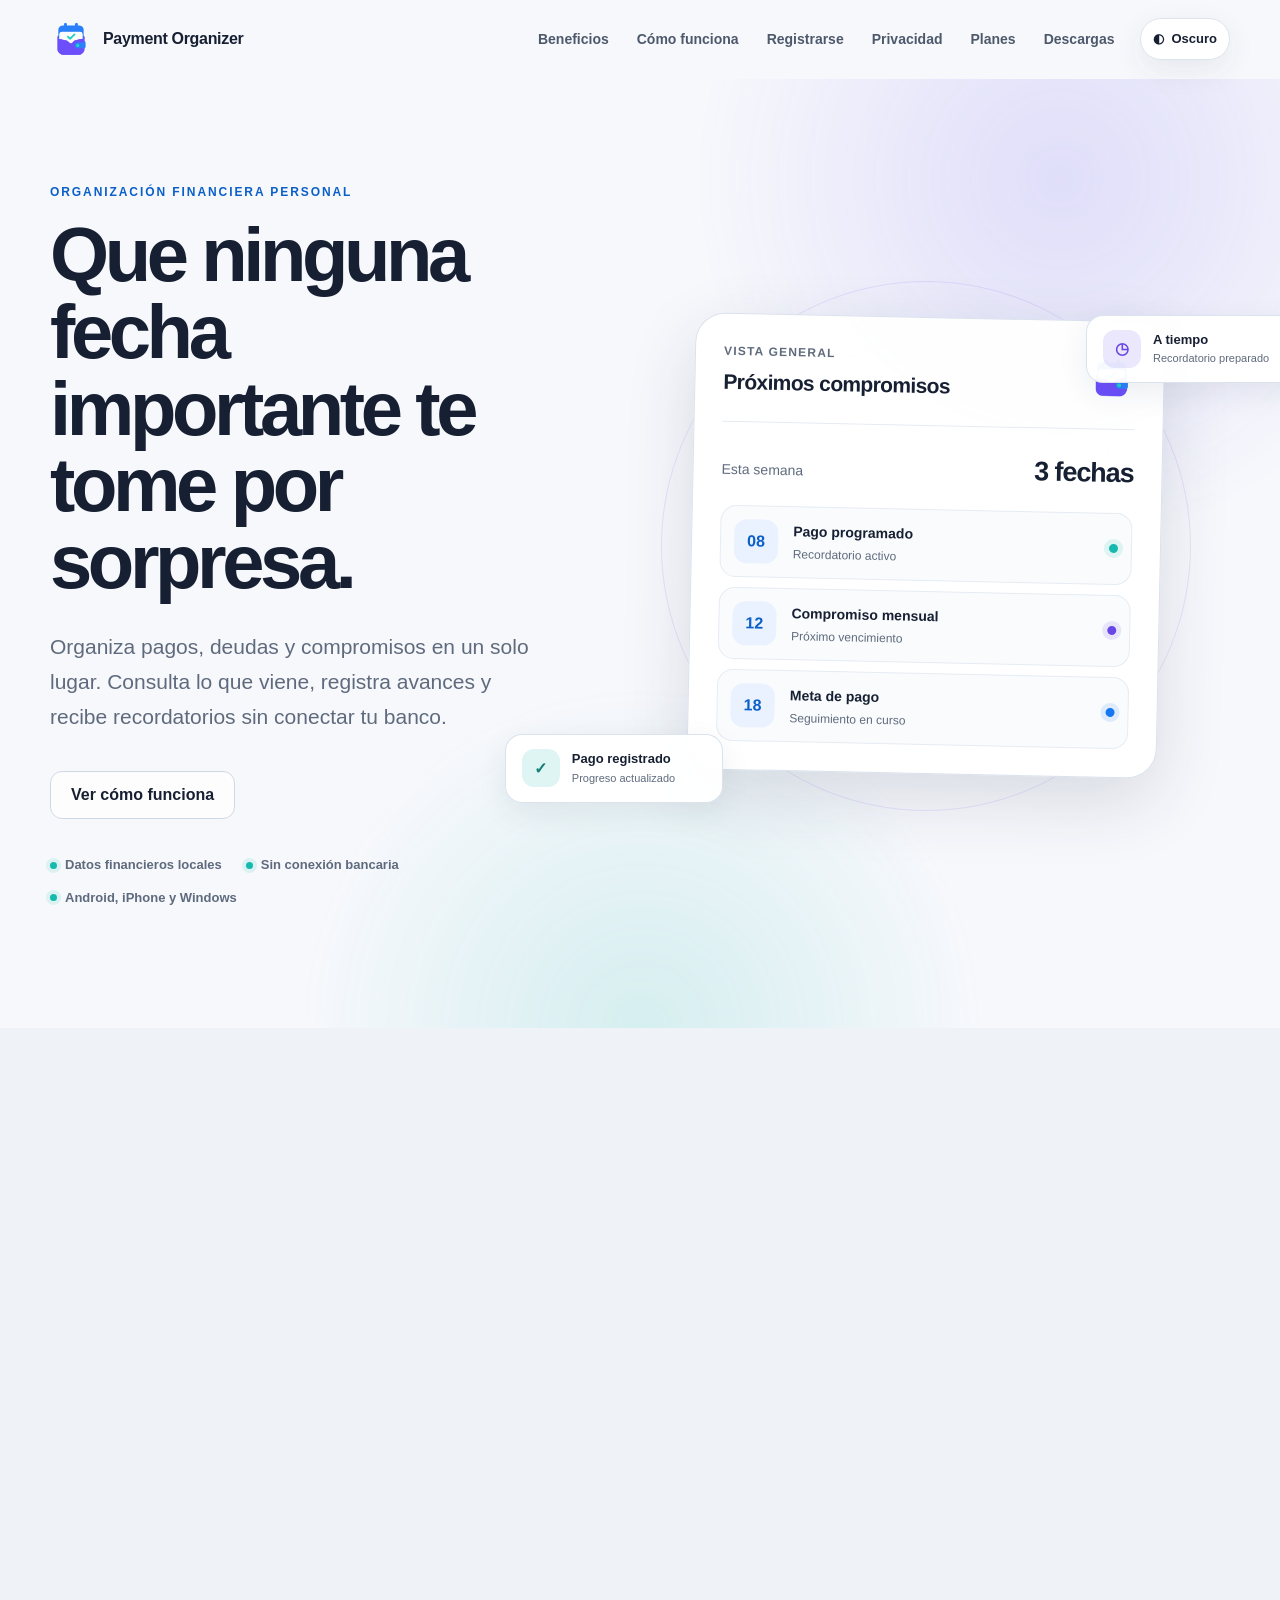
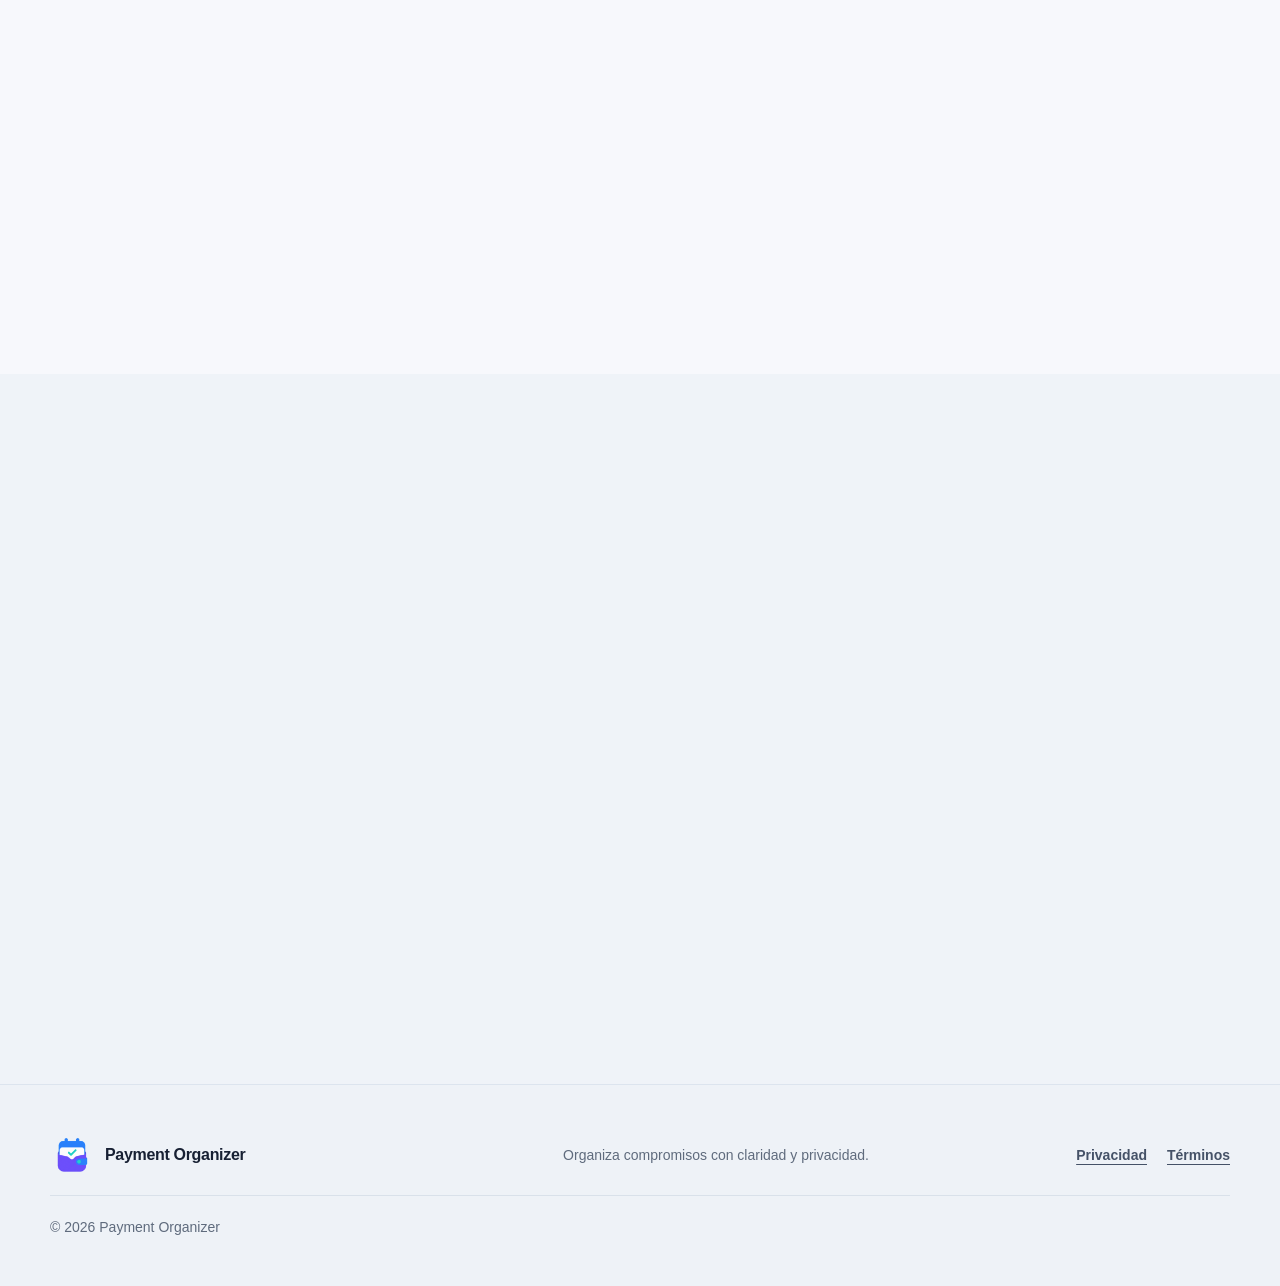
<file: index.html>
<!doctype html>
<html lang="es">
<head>
  <meta charset="utf-8">
  <meta name="viewport" content="width=device-width, initial-scale=1">
  <meta name="description" content="Payment Organizer te ayuda a organizar pagos, deudas y compromisos con recordatorios y datos guardados en tu dispositivo.">
  <meta name="theme-color" content="#f7f8fc">
  <meta http-equiv="Content-Security-Policy" content="default-src 'self'; script-src 'self'; style-src 'self'; img-src 'self' data:; connect-src 'self' https://script.google.com https://script.googleusercontent.com; object-src 'none'; base-uri 'self'; form-action 'self'">
  <title>Payment Organizer — Tus compromisos, bajo control</title>
  <link rel="icon" type="image/png" href="assets/brand/payment-organizer-logo.png">
  <link rel="stylesheet" href="styles.css?v=1.2.0">
  <script src="shared/config.js?v=1.2.0" defer></script>
  <script src="shared/api-client.js?v=1.2.0" defer></script>
  <script src="shared/helpers.js?v=1.2.0" defer></script>
  <script src="shared/validation.js?v=1.2.0" defer></script>
  <script src="app.js?v=1.2.0" defer></script>
</head>
<body>
  <a class="skip-link" href="#contenido">Saltar al contenido</a>

  <header class="site-header" data-header>
    <div class="shell header-inner">
      <a class="brand" href="#inicio" aria-label="Payment Organizer, inicio">
        <img src="assets/brand/payment-organizer-logo.png" alt="" width="42" height="42">
        <span>Payment Organizer</span>
      </a>
      <button class="menu-button" type="button" aria-expanded="false" aria-controls="site-nav" data-menu-button>
        <span class="sr-only">Abrir menú</span>
        <span></span><span></span><span></span>
      </button>
      <nav id="site-nav" class="site-nav" aria-label="Navegación principal" data-navigation>
        <a href="#beneficios">Beneficios</a>
        <a href="#como-funciona">Cómo funciona</a>
        <a href="#cuenta">Registrarse</a>
        <a href="#privacidad">Privacidad</a>
        <a href="#planes">Planes</a>
        <a href="#descargas">Descargas</a>
      </nav>
      <button class="theme-toggle" type="button" data-theme-toggle aria-label="Cambiar apariencia" aria-pressed="false"><span aria-hidden="true">◐</span><span class="theme-toggle-label">Oscuro</span></button>
      <div class="header-actions" data-access-actions hidden>
        <button class="button button-quiet" type="button" data-open-auth="login">Iniciar sesión</button>
        <button class="button button-primary button-small" type="button" data-open-auth="register">Crear cuenta</button>
      </div>
    </div>
  </header>

  <main id="contenido">
    <section id="inicio" class="hero section">
      <div class="hero-glow hero-glow-one" aria-hidden="true"></div>
      <div class="hero-glow hero-glow-two" aria-hidden="true"></div>
      <div class="shell hero-grid">
        <div class="hero-copy reveal">
          <p class="eyebrow">Organización financiera personal</p>
          <h1>Que ninguna fecha importante te tome por sorpresa.</h1>
          <p class="hero-lede">Organiza pagos, deudas y compromisos en un solo lugar. Consulta lo que viene, registra avances y recibe recordatorios sin conectar tu banco.</p>
          <div class="hero-actions">
            <button class="button button-primary" type="button" data-open-auth="register" data-access-control hidden>Crear mi cuenta</button>
            <a class="button button-secondary" href="#como-funciona">Ver cómo funciona</a>
          </div>
          <div class="trust-row" aria-label="Características principales">
            <span>Datos financieros locales</span>
            <span>Sin conexión bancaria</span>
            <span>Android, iPhone y Windows</span>
          </div>
        </div>

        <div class="product-scene reveal" aria-label="Representación de la organización de compromisos">
          <div class="scene-orbit scene-orbit-one" aria-hidden="true"></div>
          <div class="scene-orbit scene-orbit-two" aria-hidden="true"></div>
          <article class="overview-card">
            <header>
              <div>
                <p>Vista general</p>
                <h2>Próximos compromisos</h2>
              </div>
              <img src="assets/brand/payment-organizer-logo.png" alt="" width="48" height="48">
            </header>
            <div class="overview-metric">
              <span>Esta semana</span>
              <strong>3 fechas</strong>
            </div>
            <div class="schedule-list" aria-hidden="true">
              <div><span class="schedule-date">08</span><span><b>Pago programado</b><small>Recordatorio activo</small></span><i class="status-dot status-teal"></i></div>
              <div><span class="schedule-date">12</span><span><b>Compromiso mensual</b><small>Próximo vencimiento</small></span><i class="status-dot status-violet"></i></div>
              <div><span class="schedule-date">18</span><span><b>Meta de pago</b><small>Seguimiento en curso</small></span><i class="status-dot status-blue"></i></div>
            </div>
          </article>
          <aside class="floating-card floating-card-left" aria-hidden="true">
            <span class="floating-icon">✓</span>
            <span><b>Pago registrado</b><small>Progreso actualizado</small></span>
          </aside>
          <aside class="floating-card floating-card-right" aria-hidden="true">
            <span class="floating-icon floating-icon-violet">◷</span>
            <span><b>A tiempo</b><small>Recordatorio preparado</small></span>
          </aside>
        </div>
      </div>
    </section>

    <section id="beneficios" class="section section-muted">
      <div class="shell">
        <div class="section-heading reveal">
          <p class="eyebrow">Más claridad, menos ruido</p>
          <h2>Todo lo necesario para entender tus próximos pasos.</h2>
          <p>Payment Organizer convierte fechas, pagos y obligaciones en una vista sencilla que puedes revisar a tu ritmo.</p>
        </div>
        <div class="feature-grid">
          <article class="feature-card reveal">
            <span class="feature-number">01</span>
            <h3>Compromisos organizados</h3>
            <p>Registra obligaciones, fechas, frecuencia, cantidades y estado sin depender de una hoja suelta.</p>
          </article>
          <article class="feature-card reveal">
            <span class="feature-number">02</span>
            <h3>Pagos con contexto</h3>
            <p>Guarda pagos y consulta el progreso de cada obligación para saber qué está completo y qué sigue pendiente.</p>
          </article>
          <article class="feature-card reveal">
            <span class="feature-number">03</span>
            <h3>Calendario y recordatorios</h3>
            <p>Visualiza fechas próximas y activa avisos locales para anticiparte a los vencimientos importantes.</p>
          </article>
          <article class="feature-card reveal">
            <span class="feature-number">04</span>
            <h3>Resumen financiero</h3>
            <p>Consulta un panel con el estado de tus compromisos, próximos pagos y avance general.</p>
          </article>
          <article class="feature-card reveal">
            <span class="feature-number">05</span>
            <h3>Respaldo bajo tu control</h3>
            <p>Exporta y restaura un archivo de respaldo cuando lo necesites, sin sincronización financiera automática.</p>
          </article>
          <article class="feature-card feature-card-accent reveal">
            <span class="feature-number">06</span>
            <h3>Privada por diseño</h3>
            <p>Tu información financiera permanece en tu dispositivo. La cuenta web gestiona acceso y plan, no tus registros personales.</p>
          </article>
        </div>
      </div>
    </section>

    <section id="como-funciona" class="section">
      <div class="shell process-grid">
        <div class="section-heading section-heading-sticky reveal">
          <p class="eyebrow">Cómo funciona</p>
          <h2>Del pendiente a un plan claro en pocos pasos.</h2>
          <p>La aplicación acompaña el ciclo completo sin mover dinero ni conectarse a tus cuentas bancarias.</p>
        </div>
        <ol class="process-list">
          <li class="reveal"><span>1</span><div><h3>Registra tus compromisos</h3><p>Añade pagos, deudas u obligaciones con sus fechas y condiciones.</p></div></li>
          <li class="reveal"><span>2</span><div><h3>Ordénalos en el calendario</h3><p>Consulta próximos vencimientos y entiende qué requiere atención primero.</p></div></li>
          <li class="reveal"><span>3</span><div><h3>Activa recordatorios locales</h3><p>Recibe avisos en el dispositivo según la configuración de cada compromiso.</p></div></li>
          <li class="reveal"><span>4</span><div><h3>Registra cada avance</h3><p>Guarda pagos y mantén actualizado el estado real de tus obligaciones.</p></div></li>
          <li class="reveal"><span>5</span><div><h3>Consulta tu panorama</h3><p>Revisa el panel, el calendario y tu plan de pago desde un mismo lugar.</p></div></li>
        </ol>
      </div>
    </section>

    <section id="cuenta" class="section section-muted">
      <div class="shell account-panel reveal">
        <div>
          <p class="eyebrow">Tu cuenta web</p>
          <h2>Crea tu cuenta y protege el acceso con contraseña.</h2>
          <p>Verificarás tu correo al registrarte. Después podrás iniciar sesión con tu contraseña y activar, si lo deseas, una verificación adicional por correo.</p>
        </div>
        <div class="account-actions">
          <button class="button button-primary" type="button" data-open-auth="register" data-access-control hidden>Crear mi cuenta</button>
          <button class="button button-secondary" type="button" data-open-auth="login" hidden>Ya tengo una cuenta</button>
          <small>La contraseña se protege con un hash del servidor. Tus registros financieros permanecen en tu dispositivo.</small>
        </div>
      </div>
    </section>

    <section id="privacidad" class="section privacy-section">
      <div class="shell privacy-panel reveal">
        <div class="privacy-copy">
          <p class="eyebrow eyebrow-light">Privacidad real</p>
          <h2>Tus finanzas no necesitan viajar a la nube.</h2>
          <p>Payment Organizer guarda tus obligaciones, pagos, saldos, notas y recordatorios en el dispositivo. La plataforma web sólo administra tu cuenta, plan, sesiones, activaciones y soporte.</p>
          <a class="text-link text-link-light" href="privacy.html">Leer política de privacidad <span aria-hidden="true">→</span></a>
        </div>
        <div class="privacy-points">
          <div><span aria-hidden="true">⌂</span><p><strong>Información local</strong> Tus registros personales se quedan contigo.</p></div>
          <div><span aria-hidden="true">⊘</span><p><strong>Sin banco conectado</strong> No pedimos credenciales bancarias.</p></div>
          <div><span aria-hidden="true">↥</span><p><strong>Respaldo manual</strong> Tú decides cuándo y dónde guardar una copia.</p></div>
        </div>
      </div>
    </section>

    <section id="planes" class="section">
      <div class="shell">
        <div class="section-heading section-heading-center reveal">
          <p class="eyebrow">Planes claros</p>
          <h2>Empieza con lo esencial. Activa Premium cuando corresponda.</h2>
          <p>No se muestran precios ni compras. Premium se asigna de forma manual y no requiere pagos desde esta página.</p>
        </div>
        <div class="plans-grid">
          <article class="plan-card reveal">
            <header><p>Free</p><h3>Organización esencial</h3><span>Acceso local</span></header>
            <ul>
              <li>Obligaciones y pagos</li>
              <li>Calendario de compromisos</li>
              <li>Recordatorios locales</li>
              <li>Resumen mensual y seguimiento</li>
              <li>Respaldo y restauración</li>
            </ul>
          </article>
          <article class="plan-card plan-card-featured reveal">
            <header><p>Premium</p><h3>Acceso habilitado por plan</h3><span>Activación segura por dispositivo</span></header>
            <ul>
              <li>Todo lo incluido en Free</li>
              <li>Recordatorios avanzados</li>
              <li>Reportes por categoría</li>
              <li>Planificador de pagos</li>
              <li>Frecuencias de pago personalizadas</li>
              <li>Activación segura por dispositivo</li>
            </ul>
          </article>
        </div>
      </div>
    </section>

    <section class="section section-muted" data-gallery-section hidden>
      <div class="shell">
        <div class="section-heading reveal"><p class="eyebrow">Dentro de la aplicación</p><h2>Una experiencia pensada para ver lo importante primero.</h2></div>
        <div class="gallery" data-gallery aria-label="Capturas reales de Payment Organizer"></div>
      </div>
    </section>

    <section id="descargas" class="section" data-downloads-section>
      <div class="shell">
        <div class="section-heading section-heading-center reveal">
          <p class="eyebrow">Descargas oficiales</p>
          <h2>Payment Organizer en el dispositivo que utilizas.</h2>
          <p>Los botones aparecen únicamente cuando existe una versión real y su enlace ha sido habilitado.</p>
        </div>
        <div class="platform-grid">
          <article class="platform-card reveal"><span class="platform-mark" aria-hidden="true">A</span><h3>Android</h3><p data-download-status="ANDROID">La descarga se habilitará al publicarse la versión oficial.</p></article>
          <article class="platform-card reveal"><span class="platform-mark platform-mark-dark" aria-hidden="true">●</span><h3>iPhone</h3><p data-download-status="IOS">El enlace de Apple se habilitará al publicarse la versión oficial.</p></article>
          <article class="platform-card reveal"><span class="platform-mark platform-mark-blue" aria-hidden="true">▦</span><h3>Windows</h3><p data-download-status="WINDOWS">El instalador se habilitará al publicarse la versión oficial.</p></article>
        </div>
        <div class="download-actions download-actions-center" data-downloads aria-live="polite"></div>
      </div>
    </section>

    <section class="section section-muted" data-developer-section hidden>
      <div class="shell developer-card reveal">
        <img data-developer-photo alt="" width="180" height="180">
        <div><p class="eyebrow">Sobre el desarrollador</p><h2 data-developer-name></h2><p data-developer-bio></p><p data-developer-motivation hidden></p><p data-developer-mission hidden></p><div class="developer-links" data-developer-links></div></div>
      </div>
    </section>

    <section id="preguntas" class="section">
      <div class="shell faq-grid">
        <div class="section-heading reveal"><p class="eyebrow">Preguntas frecuentes</p><h2>Respuestas directas antes de empezar.</h2></div>
        <div class="faq-list">
          <details class="reveal"><summary>¿Qué hace Payment Organizer?</summary><p>Te ayuda a registrar obligaciones y pagos, organizar fechas, activar recordatorios y consultar el estado de tus compromisos desde la aplicación.</p></details>
          <details class="reveal"><summary>¿Cuál es la diferencia entre Free y Premium?</summary><p>Free conserva la organización local esencial. Premium añade recordatorios avanzados, reportes por categoría, el planificador de pagos y frecuencias personalizadas. El administrador también puede habilitar una de estas funciones individualmente, sin mover tus datos financieros a la web.</p></details>
          <details class="reveal"><summary>¿Dónde se guardan mis datos financieros?</summary><p>Obligaciones, pagos, saldos, notas y recordatorios se guardan localmente en la aplicación. No se sincronizan automáticamente con el backend.</p></details>
          <details class="reveal"><summary>¿Necesito conectar mi banco?</summary><p>No. La aplicación no solicita credenciales bancarias, no consulta cuentas y no mueve dinero.</p></details>
          <details class="reveal"><summary>¿En qué dispositivos funciona?</summary><p>El proyecto está preparado para Android, iPhone y Windows. Cada enlace aparece únicamente cuando su versión real ha sido verificada y publicada.</p></details>
          <details class="reveal"><summary>¿Cómo activo Premium?</summary><p>Cuando tu cuenta tenga Premium, genera un código temporal en el portal e introdúcelo en la sección Activar plan de la aplicación.</p></details>
          <details class="reveal"><summary>¿Qué pasa si no tengo internet?</summary><p>Tus datos básicos siguen disponibles localmente. Premium puede conservarse durante el período de gracia contado desde la última validación correcta.</p></details>
          <details class="reveal"><summary>¿Cómo recupero el acceso al portal?</summary><p>Solicita un código temporal por correo y crea una contraseña nueva. El código expira y sólo puede utilizarse una vez.</p></details>
          <details class="reveal"><summary>¿Cómo recibo actualizaciones y soporte?</summary><p>Las versiones y novedades habilitadas aparecen en el portal. También puedes usar el formulario de contacto de esta página.</p></details>
        </div>
      </div>
    </section>

    <section id="contacto" class="section section-muted">
      <div class="shell contact-grid">
        <div class="section-heading reveal">
          <p class="eyebrow">Contacto</p>
          <h2>¿Tienes una pregunta?</h2>
          <p>Envía un mensaje desde aquí. No incluyas contraseñas, códigos, información bancaria ni datos financieros personales.</p>
        </div>
        <form class="contact-form reveal" data-contact-form novalidate>
          <div class="form-row">
            <label>Nombre<input name="name" type="text" autocomplete="name" minlength="2" maxlength="100" required></label>
            <label>Correo<input name="email" type="email" autocomplete="email" maxlength="254" required></label>
          </div>
          <label>Asunto<input name="subject" type="text" minlength="3" maxlength="150" required></label>
          <label>Mensaje<textarea name="message" rows="5" minlength="10" maxlength="3000" required></textarea></label>
          <label class="honeypot" aria-hidden="true">Sitio web<input name="website" type="text" tabindex="-1" autocomplete="off"></label>
          <div class="form-footer"><p class="form-status" role="status" data-contact-status></p><button class="button button-primary" type="submit">Enviar mensaje</button></div>
        </form>
      </div>
    </section>
  </main>

  <footer class="site-footer">
    <div class="shell footer-grid">
      <div class="brand footer-brand"><img src="assets/brand/payment-organizer-logo.png" alt="" width="44" height="44"><span>Payment Organizer</span></div>
      <p>Organiza compromisos con claridad y privacidad.</p>
      <nav aria-label="Enlaces legales"><a href="privacy.html">Privacidad</a><a href="terms.html">Términos</a></nav>
      <p class="footer-copy">© <span data-year></span> Payment Organizer</p>
    </div>
  </footer>

  <dialog class="auth-dialog" data-auth-dialog aria-labelledby="auth-title">
    <button class="dialog-close" type="button" data-close-dialog aria-label="Cerrar">×</button>
    <div class="dialog-brand"><img src="assets/brand/payment-organizer-logo.png" alt="" width="48" height="48"><span>Payment Organizer</span></div>
    <div data-auth-request>
      <p class="eyebrow">Acceso seguro</p>
      <h2 id="auth-title" data-auth-title>Iniciar sesión</h2>
      <p data-auth-description>Introduce tu correo y contraseña para acceder.</p>
      <div class="auth-tabs" role="tablist" aria-label="Tipo de acceso">
        <button type="button" role="tab" aria-selected="true" data-auth-tab="login">Iniciar sesión</button>
        <button type="button" role="tab" aria-selected="false" data-auth-tab="register">Crear cuenta</button>
      </div>
      <form data-login-form novalidate>
        <label>Correo<input name="email" type="email" autocomplete="email" maxlength="254" required></label>
        <label>Contraseña<input name="password" type="password" autocomplete="current-password" minlength="10" maxlength="128" required></label>
        <button class="button button-primary button-full" type="submit">Iniciar sesión</button>
        <button class="button button-quiet button-full" type="button" data-start-reset>Olvidé mi contraseña</button>
      </form>
      <form data-register-form novalidate hidden>
        <label>Nombre<input name="name" type="text" autocomplete="name" minlength="2" maxlength="100" required></label>
        <label>Correo<input name="email" type="email" autocomplete="email" maxlength="254" required></label>
        <label>Contraseña<input name="password" type="password" autocomplete="new-password" minlength="10" maxlength="128" required aria-describedby="password-help"></label>
        <label>Confirmar contraseña<input name="passwordConfirm" type="password" autocomplete="new-password" minlength="10" maxlength="128" required></label>
        <small id="password-help" class="field-help">Usa entre 10 y 128 caracteres, con letras y números.</small>
        <label class="check-field"><input name="termsAccepted" type="checkbox" required><span>Acepto los <a href="terms.html">términos de uso</a>.</span></label>
        <label class="check-field"><input name="privacyAccepted" type="checkbox" required><span>Acepto la <a href="privacy.html">política de privacidad</a>.</span></label>
        <button class="button button-primary button-full" type="submit">Verificar correo</button>
      </form>
      <form data-reset-form novalidate hidden>
        <label>Correo de tu cuenta<input name="email" type="email" autocomplete="email" maxlength="254" required></label>
        <button class="button button-primary button-full" type="submit">Enviar código de recuperación</button>
        <button class="button button-quiet button-full" type="button" data-reset-cancel>Volver al inicio de sesión</button>
      </form>
    </div>
    <div data-auth-confirm hidden>
      <p class="eyebrow">Revisa tu correo</p>
      <h2 data-code-title>Introduce tu código</h2>
      <p data-code-description>El código tiene seis dígitos, vence en diez minutos y sólo puede utilizarse una vez.</p>
      <form data-code-form novalidate>
        <label>Código de seguridad<input class="code-input" name="code" type="text" inputmode="numeric" autocomplete="one-time-code" pattern="[0-9]{6}" maxlength="6" required></label>
        <div data-reset-password-fields hidden>
          <label>Nueva contraseña<input name="password" type="password" autocomplete="new-password" minlength="10" maxlength="128"></label>
          <label>Confirmar contraseña<input name="passwordConfirm" type="password" autocomplete="new-password" minlength="10" maxlength="128"></label>
          <small class="field-help">Usa entre 10 y 128 caracteres, con letras y números.</small>
        </div>
        <button class="button button-primary button-full" type="submit">Confirmar y continuar</button>
        <button class="button button-quiet button-full" type="button" data-auth-back>Volver</button>
      </form>
    </div>
    <p class="form-status dialog-status" role="status" data-auth-status></p>
  </dialog>

  <noscript><div class="noscript">Necesitas activar JavaScript para acceder al portal y al formulario de contacto.</div></noscript>
</body>
</html>
</file>
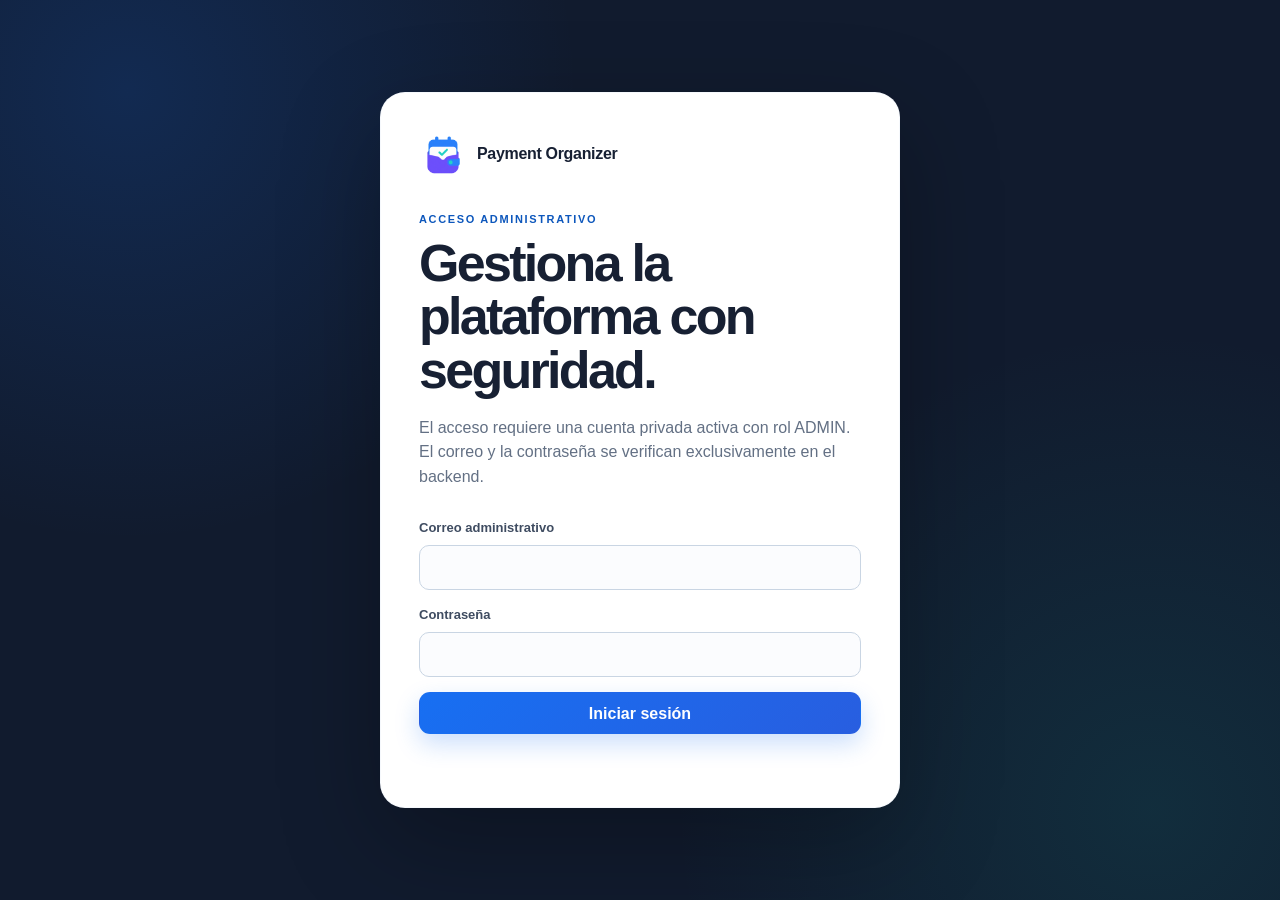
<file: admin/index.html>
<!doctype html>
<html lang="es">
<head>
  <meta charset="utf-8">
  <meta name="viewport" content="width=device-width, initial-scale=1">
  <meta name="robots" content="noindex,nofollow">
  <meta name="referrer" content="no-referrer">
  <meta name="theme-color" content="#101827">
  <meta http-equiv="Content-Security-Policy" content="default-src 'self'; script-src 'self'; style-src 'self'; img-src 'self' data:; connect-src 'self' https://script.google.com https://script.googleusercontent.com; object-src 'none'; base-uri 'self'; form-action 'self'">
  <title>Administración — Payment Organizer</title>
  <link rel="icon" type="image/png" href="../assets/brand/payment-organizer-logo.png">
  <link rel="stylesheet" href="./admin.css?v=1.2.0">
  <script src="../shared/config.js?v=1.2.0" defer></script>
  <script src="../shared/api-client.js?v=1.2.0" defer></script>
  <script src="./admin-config.js?v=1.2.0" defer></script>
  <script src="./admin-api.js?v=1.2.0" defer></script>
  <script src="./admin.js?v=1.2.0" defer></script>
</head>
<body>
  <a class="skip-link" href="#admin-content">Saltar al contenido</a>

  <main class="login-screen" data-login-screen>
    <section class="login-card" aria-labelledby="login-title">
      <div class="brand"><img src="../assets/brand/payment-organizer-logo.png" alt="" width="48" height="48"><span>Payment Organizer</span></div>
      <p class="eyebrow">Acceso administrativo</p>
      <h1 id="login-title">Gestiona la plataforma con seguridad.</h1>
      <p class="login-copy">El acceso requiere una cuenta privada activa con rol ADMIN. El correo y la contraseña se verifican exclusivamente en el backend.</p>

      <form data-admin-login-form novalidate>
        <label>Correo administrativo<input name="email" type="email" autocomplete="username" maxlength="254" required></label>
        <label>Contraseña<input name="password" type="password" autocomplete="current-password" minlength="8" maxlength="200" required></label>
        <button class="button button-primary button-full" type="submit">Iniciar sesión</button>
      </form>
      <p class="status" role="status" data-login-status></p>
    </section>
  </main>

  <div class="admin-shell" data-admin-shell hidden>
    <aside class="sidebar">
      <div class="brand sidebar-brand"><img src="../assets/brand/payment-organizer-logo.png" alt="" width="42" height="42"><span>Payment Organizer</span></div>
      <p class="sidebar-label">Administración</p>
      <nav class="admin-nav" aria-label="Secciones administrativas">
        <button class="nav-item is-active" type="button" data-section="dashboard"><span aria-hidden="true">⌂</span>Resumen</button>
        <button class="nav-item" type="button" data-section="users"><span aria-hidden="true">◎</span>Usuarios</button>
        <button class="nav-item" type="button" data-section="versions"><span aria-hidden="true">⇧</span>Versiones</button>
        <button class="nav-item" type="button" data-section="announcements"><span aria-hidden="true">◈</span>Anuncios</button>
        <button class="nav-item" type="button" data-section="settings"><span aria-hidden="true">⚙</span>Configuración</button>
        <button class="nav-item" type="button" data-section="audit"><span aria-hidden="true">≡</span>Auditoría</button>
        <button class="nav-item" type="button" data-section="errors"><span aria-hidden="true">!</span>Errores</button>
        <button class="nav-item" type="button" data-section="contact"><span aria-hidden="true">✉</span>Contacto</button>
      </nav>
      <div class="sidebar-footer">
        <p data-admin-identity></p>
        <button class="button button-sidebar" type="button" data-admin-logout>Cerrar sesión</button>
      </div>
    </aside>

    <header class="mobile-header">
      <button class="mobile-menu" type="button" data-sidebar-toggle aria-expanded="false" aria-label="Abrir navegación">☰</button>
      <div class="brand"><img src="../assets/brand/payment-organizer-logo.png" alt="" width="36" height="36"><span>Administración</span></div>
      <button class="button button-quiet" type="button" data-admin-logout>Salir</button>
    </header>

    <main id="admin-content" class="admin-content">
      <header class="content-header">
        <div><p class="eyebrow" data-section-eyebrow>Plataforma</p><h1 data-section-title>Resumen</h1><p data-section-description>Estado general y actividad reciente.</p></div>
        <button class="button button-secondary" type="button" data-refresh>Actualizar</button>
      </header>
      <p class="status global-status" role="status" data-global-status></p>
      <div class="content-loading" data-content-loading hidden><span></span><p>Cargando información…</p></div>
      <div data-section-content></div>
    </main>
  </div>

  <dialog class="modal" data-user-dialog aria-labelledby="user-dialog-title">
    <button class="modal-close" type="button" data-close-user aria-label="Cerrar">×</button>
    <div data-user-detail></div>
  </dialog>

  <dialog class="modal modal-small" data-action-dialog aria-labelledby="action-title">
    <button class="modal-close" type="button" data-cancel-action aria-label="Cerrar">×</button>
    <p class="eyebrow">Confirmación requerida</p>
    <h2 id="action-title" data-action-title></h2>
    <p data-action-message></p>
    <form data-action-form>
      <label data-action-value-wrap hidden><span data-action-value-label>Valor</span><select name="value"></select></label>
      <label data-action-note-wrap hidden><span data-action-note-label>Nota</span><textarea name="note" rows="4" maxlength="2000"></textarea></label>
      <label>Motivo<input name="reason" type="text" maxlength="500"></label>
      <div class="modal-actions"><button class="button button-primary" type="submit" data-action-confirm>Confirmar</button><button class="button button-quiet" type="button" data-cancel-action>Cancelar</button></div>
      <p class="status" role="status" data-action-status></p>
    </form>
  </dialog>
</body>
</html>
</file>
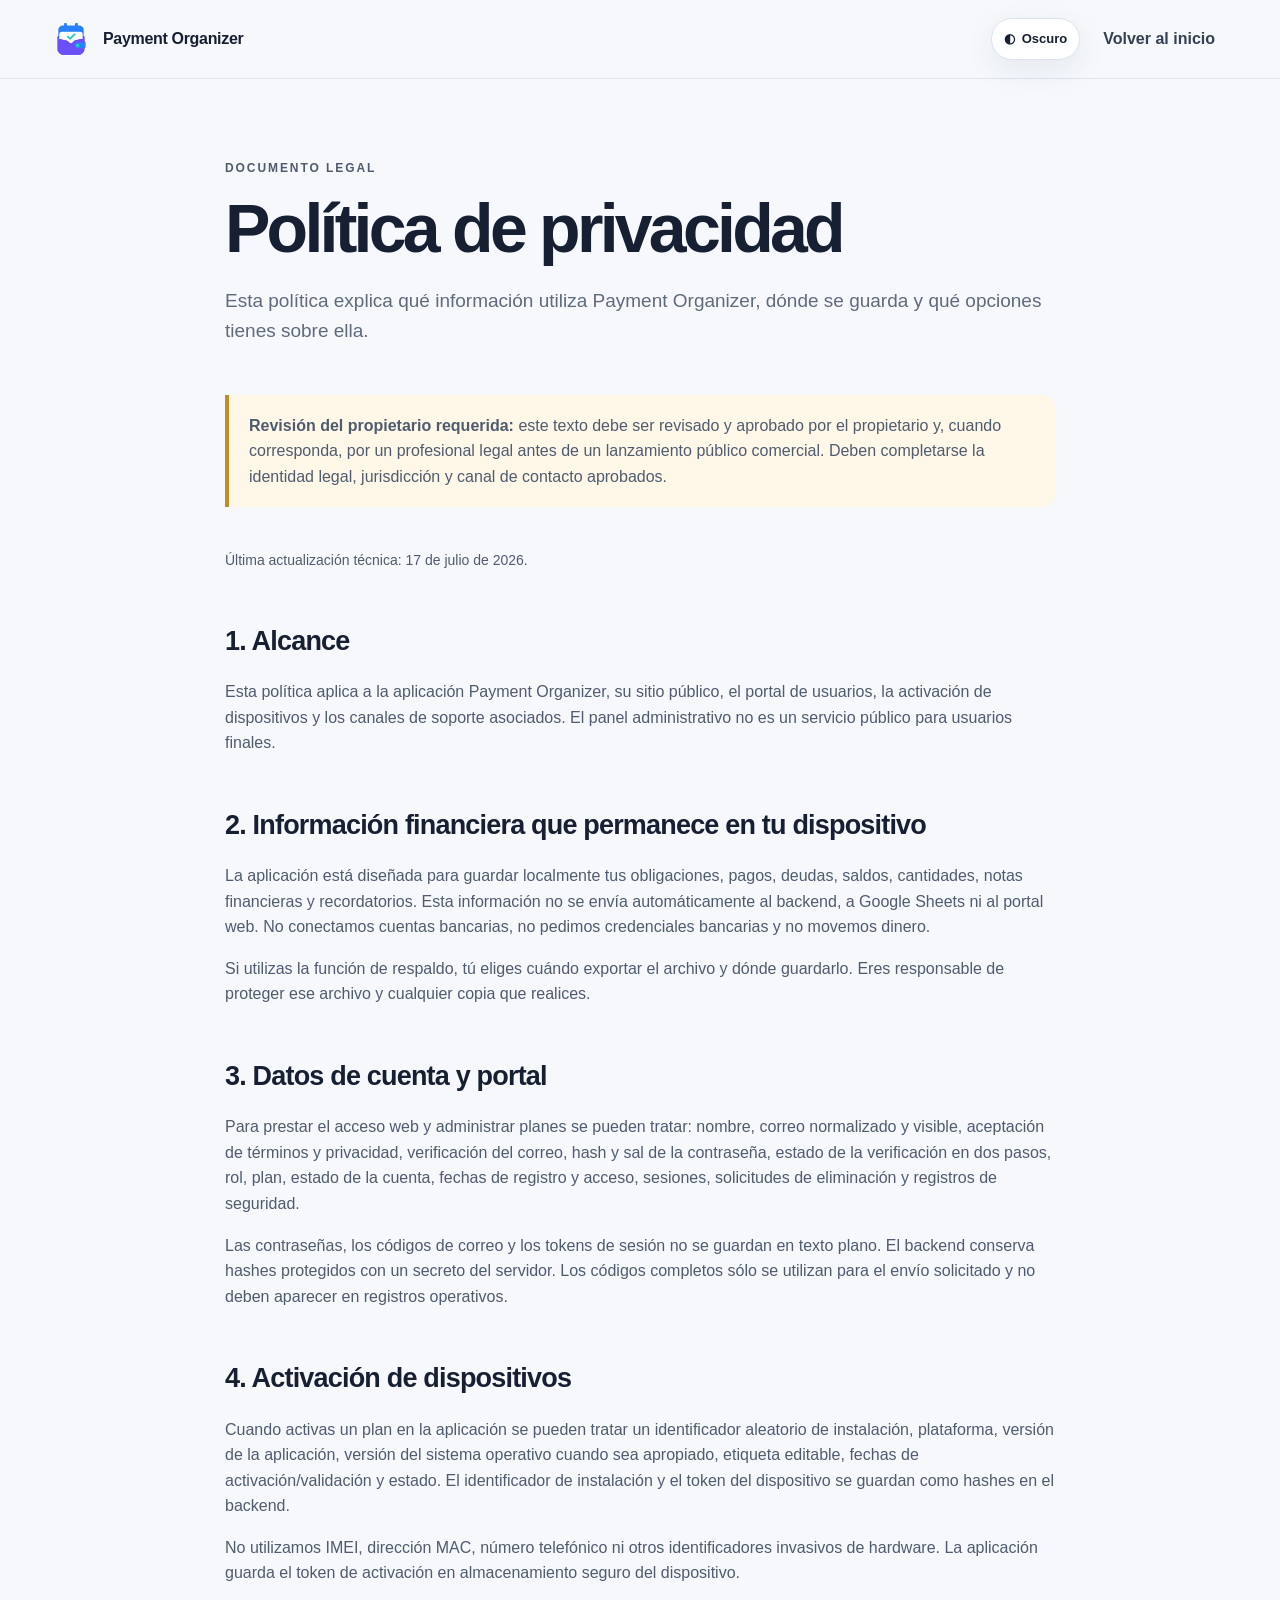
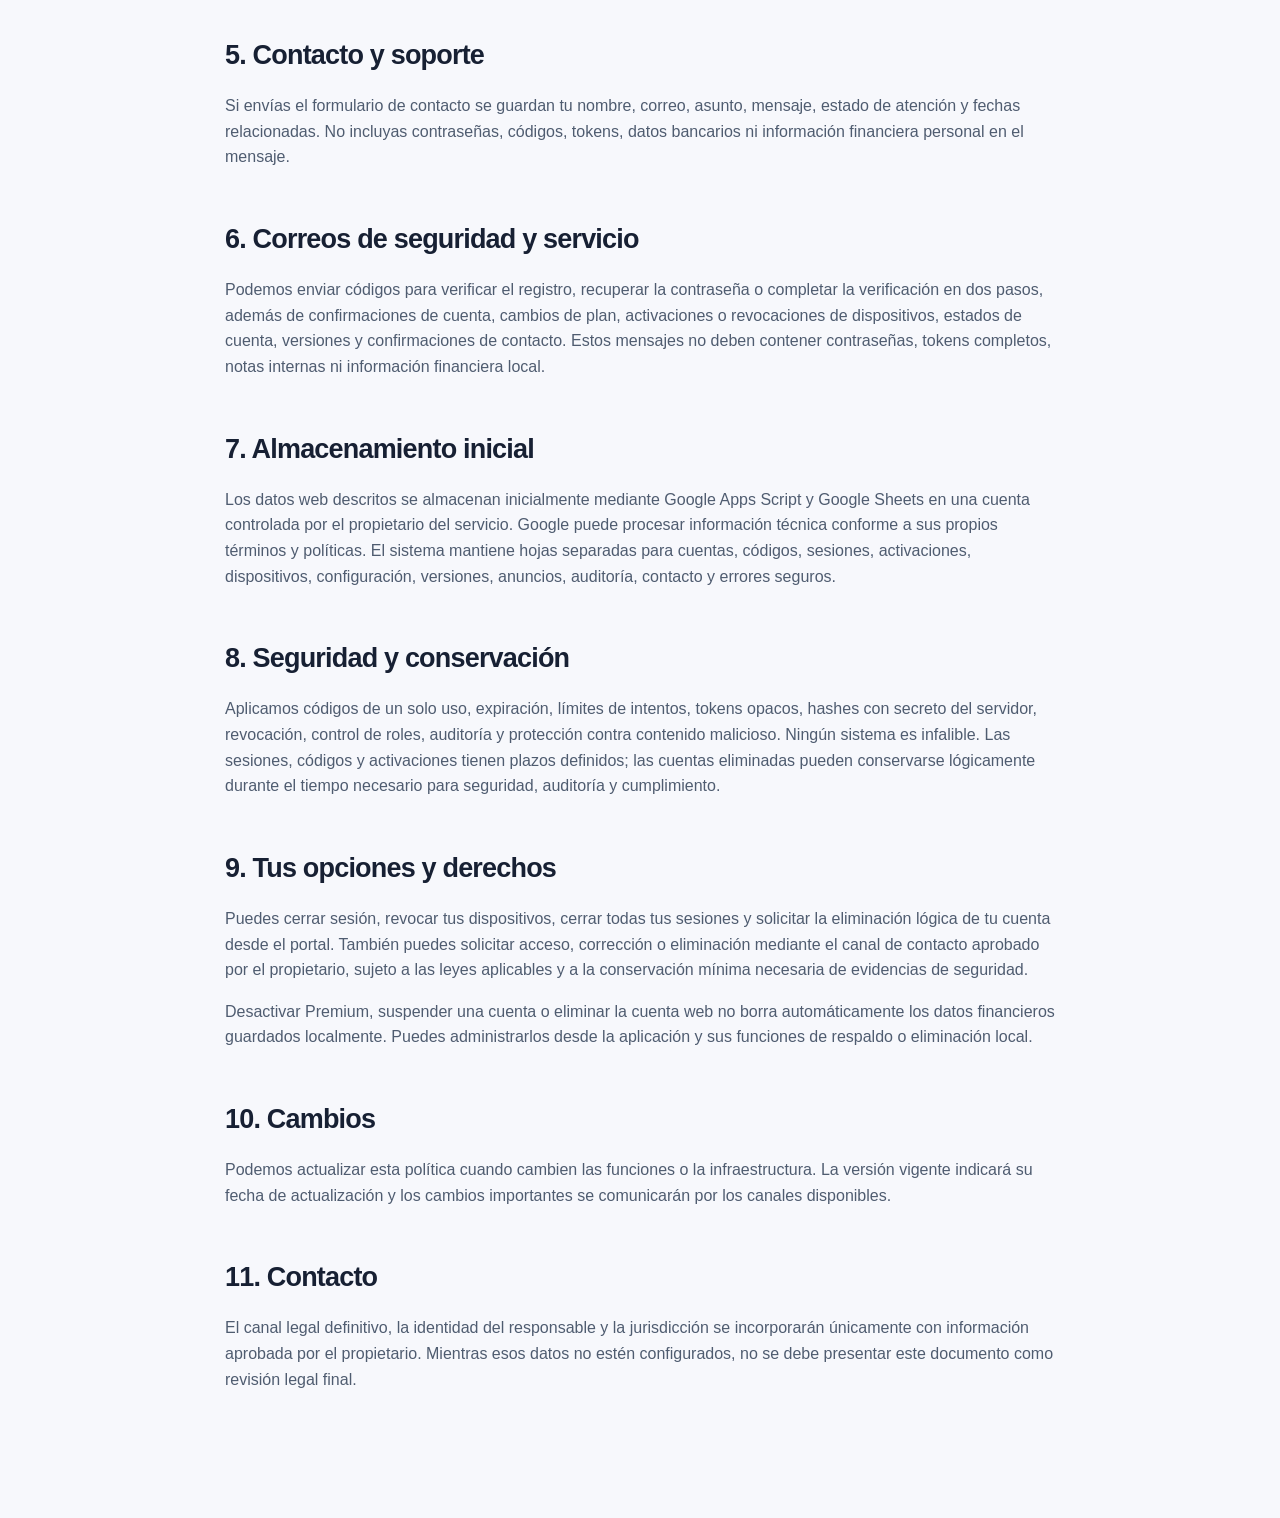
<file: privacy.html>
<!doctype html>
<html lang="es">
<head>
  <meta charset="utf-8">
  <meta name="viewport" content="width=device-width, initial-scale=1">
  <meta name="description" content="Política de privacidad de Payment Organizer.">
  <meta name="theme-color" content="#f7f8fc">
  <meta http-equiv="Content-Security-Policy" content="default-src 'self'; style-src 'self'; img-src 'self' data:; object-src 'none'; base-uri 'self'">
  <title>Política de privacidad — Payment Organizer</title>
  <link rel="icon" type="image/png" href="assets/brand/payment-organizer-logo.png">
  <link rel="stylesheet" href="styles.css?v=1.2.0">
  <script src="shared/helpers.js?v=1.2.0" defer></script>
</head>
<body class="legal-page">
  <a class="skip-link" href="#legal-content">Saltar al contenido</a>
  <header class="legal-header">
    <div class="shell header-inner">
      <a class="brand" href="index.html"><img src="assets/brand/payment-organizer-logo.png" alt="" width="42" height="42"><span>Payment Organizer</span></a>
      <div class="legal-actions"><button class="theme-toggle" type="button" data-theme-toggle aria-label="Cambiar apariencia" aria-pressed="false"><span aria-hidden="true">◐</span><span class="theme-toggle-label">Oscuro</span></button><a class="button button-quiet" href="index.html">Volver al inicio</a></div>
    </div>
  </header>
  <main id="legal-content" class="legal-main">
    <article class="shell legal-document">
      <p class="eyebrow">Documento legal</p>
      <h1>Política de privacidad</h1>
      <p class="legal-lede">Esta política explica qué información utiliza Payment Organizer, dónde se guarda y qué opciones tienes sobre ella.</p>
      <p class="legal-review-note"><strong>Revisión del propietario requerida:</strong> este texto debe ser revisado y aprobado por el propietario y, cuando corresponda, por un profesional legal antes de un lanzamiento público comercial. Deben completarse la identidad legal, jurisdicción y canal de contacto aprobados.</p>
      <p class="legal-meta">Última actualización técnica: 17 de julio de 2026.</p>

      <h2>1. Alcance</h2>
      <p>Esta política aplica a la aplicación Payment Organizer, su sitio público, el portal de usuarios, la activación de dispositivos y los canales de soporte asociados. El panel administrativo no es un servicio público para usuarios finales.</p>

      <h2>2. Información financiera que permanece en tu dispositivo</h2>
      <p>La aplicación está diseñada para guardar localmente tus obligaciones, pagos, deudas, saldos, cantidades, notas financieras y recordatorios. Esta información no se envía automáticamente al backend, a Google Sheets ni al portal web. No conectamos cuentas bancarias, no pedimos credenciales bancarias y no movemos dinero.</p>
      <p>Si utilizas la función de respaldo, tú eliges cuándo exportar el archivo y dónde guardarlo. Eres responsable de proteger ese archivo y cualquier copia que realices.</p>

      <h2>3. Datos de cuenta y portal</h2>
      <p>Para prestar el acceso web y administrar planes se pueden tratar: nombre, correo normalizado y visible, aceptación de términos y privacidad, verificación del correo, hash y sal de la contraseña, estado de la verificación en dos pasos, rol, plan, estado de la cuenta, fechas de registro y acceso, sesiones, solicitudes de eliminación y registros de seguridad.</p>
      <p>Las contraseñas, los códigos de correo y los tokens de sesión no se guardan en texto plano. El backend conserva hashes protegidos con un secreto del servidor. Los códigos completos sólo se utilizan para el envío solicitado y no deben aparecer en registros operativos.</p>

      <h2>4. Activación de dispositivos</h2>
      <p>Cuando activas un plan en la aplicación se pueden tratar un identificador aleatorio de instalación, plataforma, versión de la aplicación, versión del sistema operativo cuando sea apropiado, etiqueta editable, fechas de activación/validación y estado. El identificador de instalación y el token del dispositivo se guardan como hashes en el backend.</p>
      <p>No utilizamos IMEI, dirección MAC, número telefónico ni otros identificadores invasivos de hardware. La aplicación guarda el token de activación en almacenamiento seguro del dispositivo.</p>

      <h2>5. Contacto y soporte</h2>
      <p>Si envías el formulario de contacto se guardan tu nombre, correo, asunto, mensaje, estado de atención y fechas relacionadas. No incluyas contraseñas, códigos, tokens, datos bancarios ni información financiera personal en el mensaje.</p>

      <h2>6. Correos de seguridad y servicio</h2>
      <p>Podemos enviar códigos para verificar el registro, recuperar la contraseña o completar la verificación en dos pasos, además de confirmaciones de cuenta, cambios de plan, activaciones o revocaciones de dispositivos, estados de cuenta, versiones y confirmaciones de contacto. Estos mensajes no deben contener contraseñas, tokens completos, notas internas ni información financiera local.</p>

      <h2>7. Almacenamiento inicial</h2>
      <p>Los datos web descritos se almacenan inicialmente mediante Google Apps Script y Google Sheets en una cuenta controlada por el propietario del servicio. Google puede procesar información técnica conforme a sus propios términos y políticas. El sistema mantiene hojas separadas para cuentas, códigos, sesiones, activaciones, dispositivos, configuración, versiones, anuncios, auditoría, contacto y errores seguros.</p>

      <h2>8. Seguridad y conservación</h2>
      <p>Aplicamos códigos de un solo uso, expiración, límites de intentos, tokens opacos, hashes con secreto del servidor, revocación, control de roles, auditoría y protección contra contenido malicioso. Ningún sistema es infalible. Las sesiones, códigos y activaciones tienen plazos definidos; las cuentas eliminadas pueden conservarse lógicamente durante el tiempo necesario para seguridad, auditoría y cumplimiento.</p>

      <h2>9. Tus opciones y derechos</h2>
      <p>Puedes cerrar sesión, revocar tus dispositivos, cerrar todas tus sesiones y solicitar la eliminación lógica de tu cuenta desde el portal. También puedes solicitar acceso, corrección o eliminación mediante el canal de contacto aprobado por el propietario, sujeto a las leyes aplicables y a la conservación mínima necesaria de evidencias de seguridad.</p>
      <p>Desactivar Premium, suspender una cuenta o eliminar la cuenta web no borra automáticamente los datos financieros guardados localmente. Puedes administrarlos desde la aplicación y sus funciones de respaldo o eliminación local.</p>

      <h2>10. Cambios</h2>
      <p>Podemos actualizar esta política cuando cambien las funciones o la infraestructura. La versión vigente indicará su fecha de actualización y los cambios importantes se comunicarán por los canales disponibles.</p>

      <h2>11. Contacto</h2>
      <p>El canal legal definitivo, la identidad del responsable y la jurisdicción se incorporarán únicamente con información aprobada por el propietario. Mientras esos datos no estén configurados, no se debe presentar este documento como revisión legal final.</p>
    </article>
  </main>
</body>
</html>
</file>
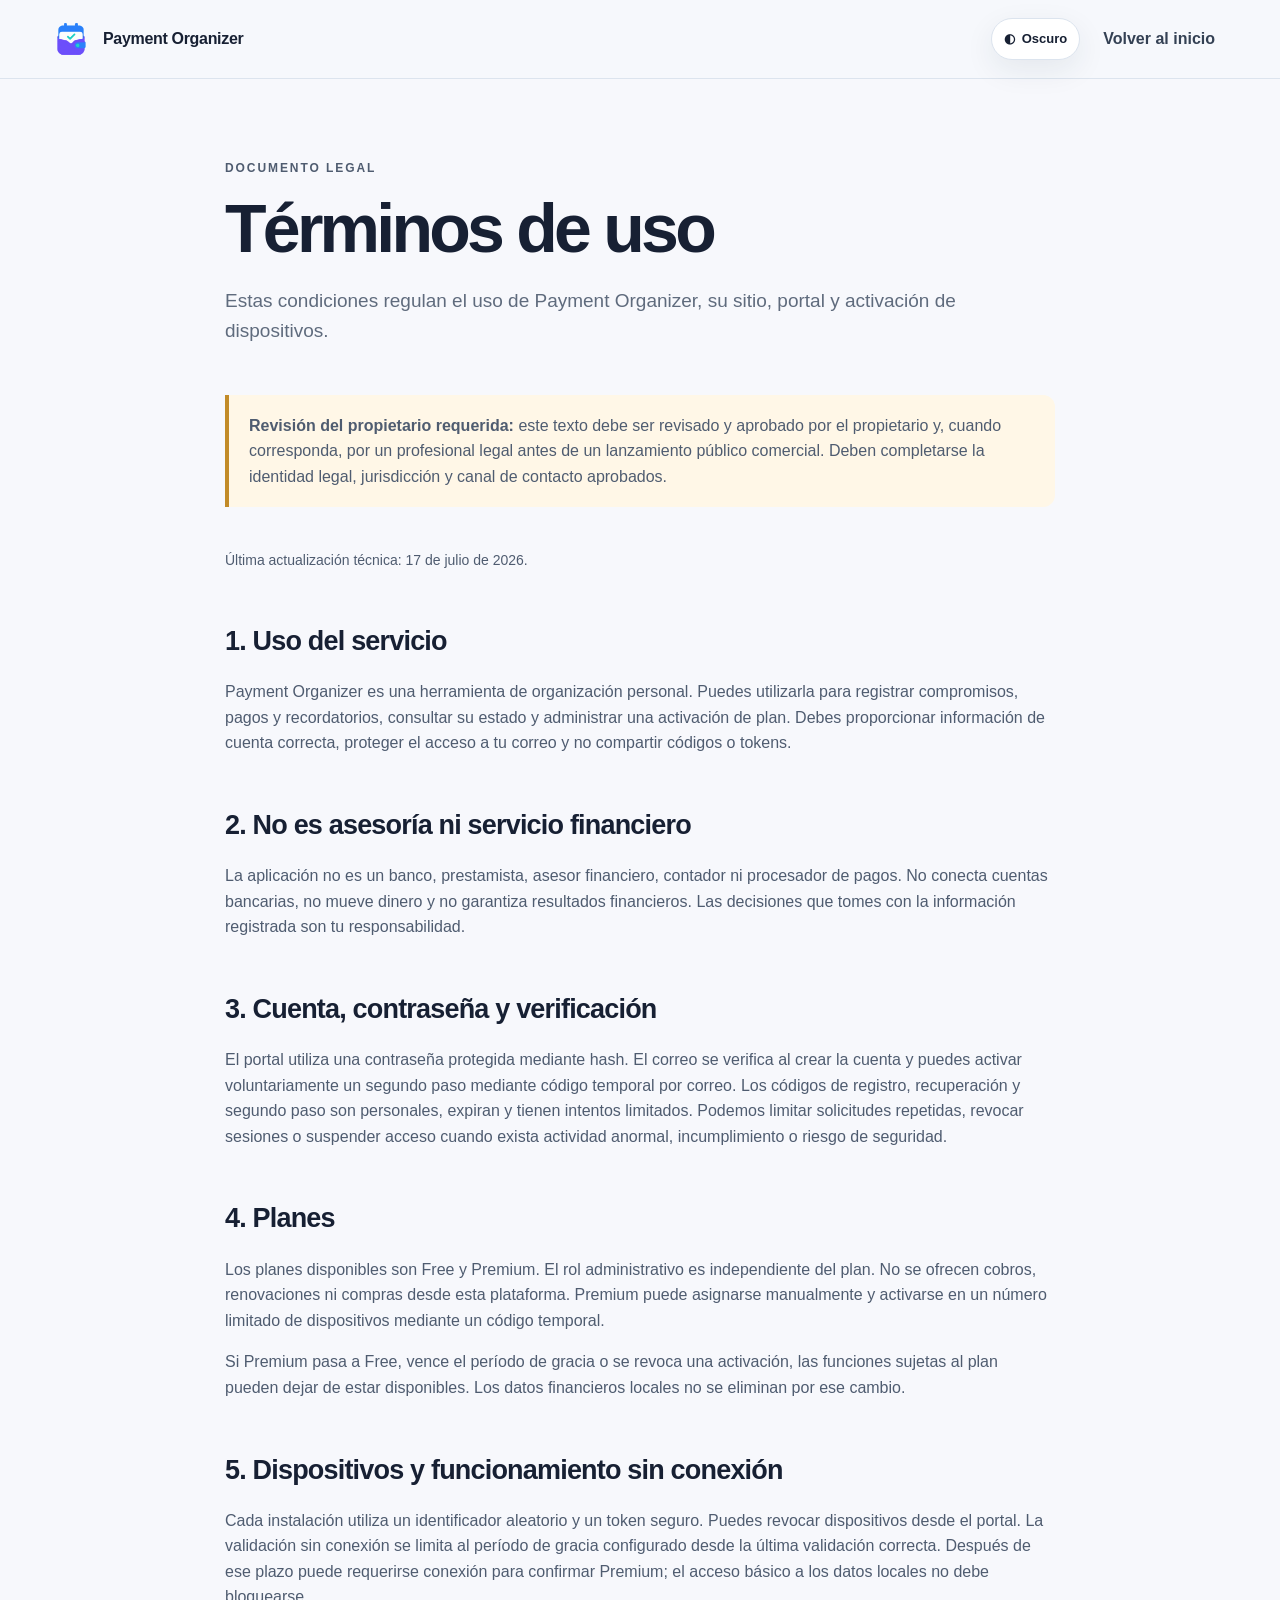
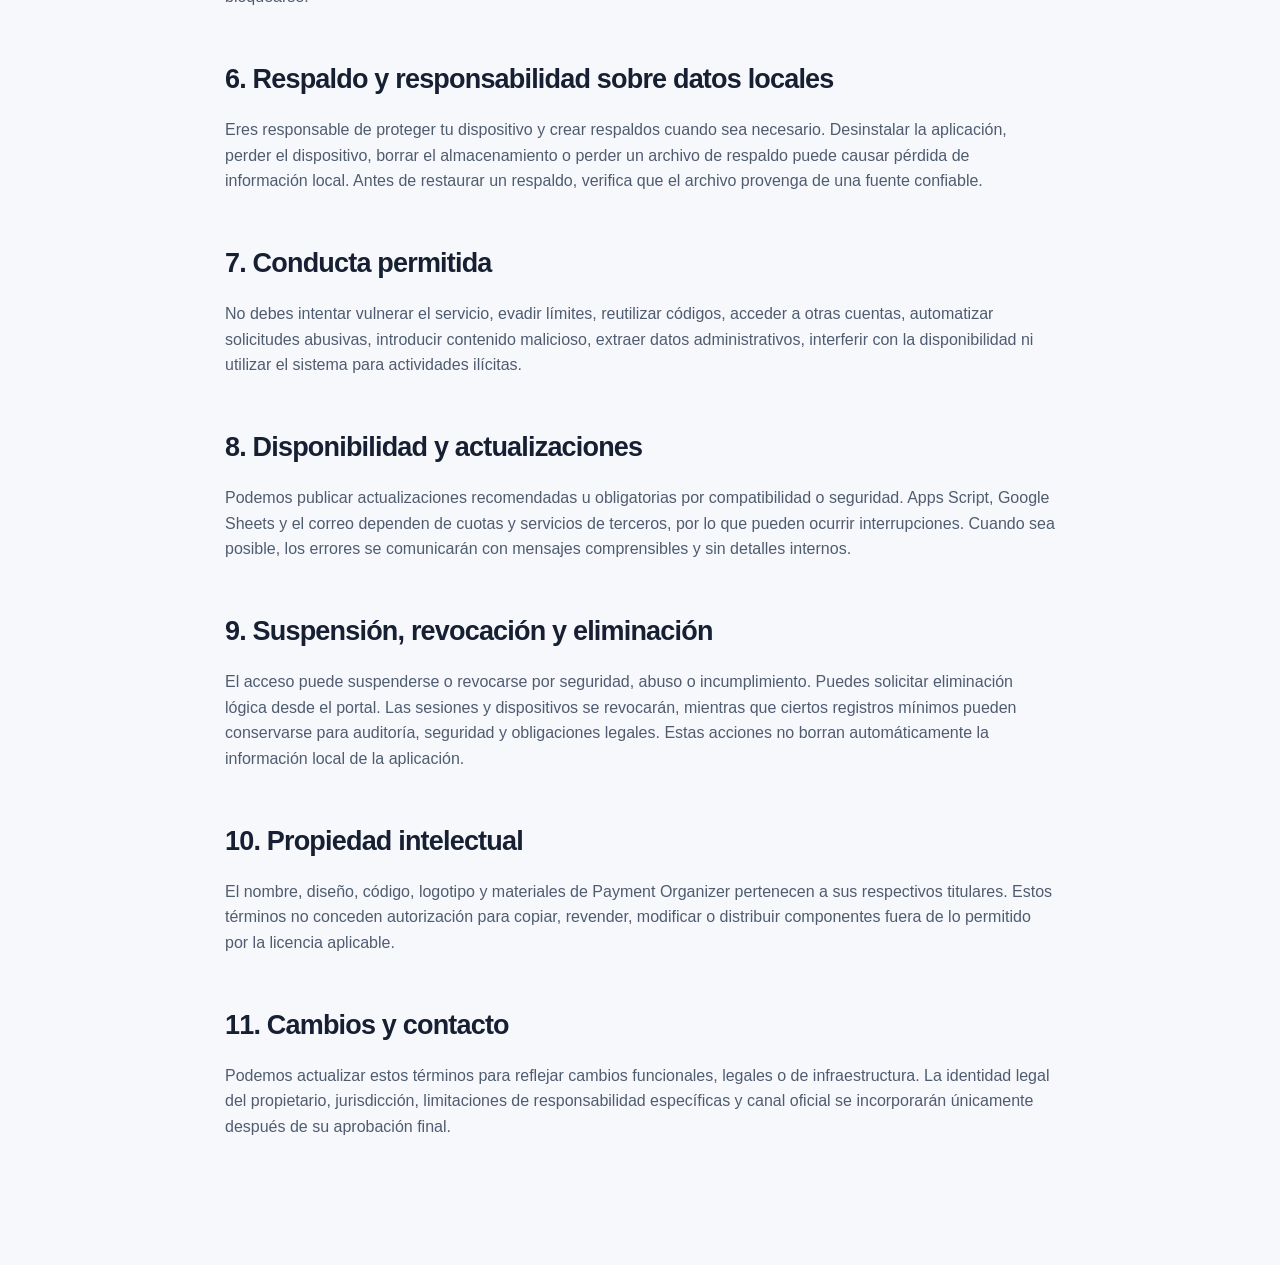
<file: terms.html>
<!doctype html>
<html lang="es">
<head>
  <meta charset="utf-8">
  <meta name="viewport" content="width=device-width, initial-scale=1">
  <meta name="description" content="Términos de uso de Payment Organizer.">
  <meta name="theme-color" content="#f7f8fc">
  <meta http-equiv="Content-Security-Policy" content="default-src 'self'; style-src 'self'; img-src 'self' data:; object-src 'none'; base-uri 'self'">
  <title>Términos de uso — Payment Organizer</title>
  <link rel="icon" type="image/png" href="assets/brand/payment-organizer-logo.png">
  <link rel="stylesheet" href="styles.css?v=1.2.0">
  <script src="shared/helpers.js?v=1.2.0" defer></script>
</head>
<body class="legal-page">
  <a class="skip-link" href="#legal-content">Saltar al contenido</a>
  <header class="legal-header">
    <div class="shell header-inner">
      <a class="brand" href="index.html"><img src="assets/brand/payment-organizer-logo.png" alt="" width="42" height="42"><span>Payment Organizer</span></a>
      <div class="legal-actions"><button class="theme-toggle" type="button" data-theme-toggle aria-label="Cambiar apariencia" aria-pressed="false"><span aria-hidden="true">◐</span><span class="theme-toggle-label">Oscuro</span></button><a class="button button-quiet" href="index.html">Volver al inicio</a></div>
    </div>
  </header>
  <main id="legal-content" class="legal-main">
    <article class="shell legal-document">
      <p class="eyebrow">Documento legal</p>
      <h1>Términos de uso</h1>
      <p class="legal-lede">Estas condiciones regulan el uso de Payment Organizer, su sitio, portal y activación de dispositivos.</p>
      <p class="legal-review-note"><strong>Revisión del propietario requerida:</strong> este texto debe ser revisado y aprobado por el propietario y, cuando corresponda, por un profesional legal antes de un lanzamiento público comercial. Deben completarse la identidad legal, jurisdicción y canal de contacto aprobados.</p>
      <p class="legal-meta">Última actualización técnica: 17 de julio de 2026.</p>

      <h2>1. Uso del servicio</h2>
      <p>Payment Organizer es una herramienta de organización personal. Puedes utilizarla para registrar compromisos, pagos y recordatorios, consultar su estado y administrar una activación de plan. Debes proporcionar información de cuenta correcta, proteger el acceso a tu correo y no compartir códigos o tokens.</p>

      <h2>2. No es asesoría ni servicio financiero</h2>
      <p>La aplicación no es un banco, prestamista, asesor financiero, contador ni procesador de pagos. No conecta cuentas bancarias, no mueve dinero y no garantiza resultados financieros. Las decisiones que tomes con la información registrada son tu responsabilidad.</p>

      <h2>3. Cuenta, contraseña y verificación</h2>
      <p>El portal utiliza una contraseña protegida mediante hash. El correo se verifica al crear la cuenta y puedes activar voluntariamente un segundo paso mediante código temporal por correo. Los códigos de registro, recuperación y segundo paso son personales, expiran y tienen intentos limitados. Podemos limitar solicitudes repetidas, revocar sesiones o suspender acceso cuando exista actividad anormal, incumplimiento o riesgo de seguridad.</p>

      <h2>4. Planes</h2>
      <p>Los planes disponibles son Free y Premium. El rol administrativo es independiente del plan. No se ofrecen cobros, renovaciones ni compras desde esta plataforma. Premium puede asignarse manualmente y activarse en un número limitado de dispositivos mediante un código temporal.</p>
      <p>Si Premium pasa a Free, vence el período de gracia o se revoca una activación, las funciones sujetas al plan pueden dejar de estar disponibles. Los datos financieros locales no se eliminan por ese cambio.</p>

      <h2>5. Dispositivos y funcionamiento sin conexión</h2>
      <p>Cada instalación utiliza un identificador aleatorio y un token seguro. Puedes revocar dispositivos desde el portal. La validación sin conexión se limita al período de gracia configurado desde la última validación correcta. Después de ese plazo puede requerirse conexión para confirmar Premium; el acceso básico a los datos locales no debe bloquearse.</p>

      <h2>6. Respaldo y responsabilidad sobre datos locales</h2>
      <p>Eres responsable de proteger tu dispositivo y crear respaldos cuando sea necesario. Desinstalar la aplicación, perder el dispositivo, borrar el almacenamiento o perder un archivo de respaldo puede causar pérdida de información local. Antes de restaurar un respaldo, verifica que el archivo provenga de una fuente confiable.</p>

      <h2>7. Conducta permitida</h2>
      <p>No debes intentar vulnerar el servicio, evadir límites, reutilizar códigos, acceder a otras cuentas, automatizar solicitudes abusivas, introducir contenido malicioso, extraer datos administrativos, interferir con la disponibilidad ni utilizar el sistema para actividades ilícitas.</p>

      <h2>8. Disponibilidad y actualizaciones</h2>
      <p>Podemos publicar actualizaciones recomendadas u obligatorias por compatibilidad o seguridad. Apps Script, Google Sheets y el correo dependen de cuotas y servicios de terceros, por lo que pueden ocurrir interrupciones. Cuando sea posible, los errores se comunicarán con mensajes comprensibles y sin detalles internos.</p>

      <h2>9. Suspensión, revocación y eliminación</h2>
      <p>El acceso puede suspenderse o revocarse por seguridad, abuso o incumplimiento. Puedes solicitar eliminación lógica desde el portal. Las sesiones y dispositivos se revocarán, mientras que ciertos registros mínimos pueden conservarse para auditoría, seguridad y obligaciones legales. Estas acciones no borran automáticamente la información local de la aplicación.</p>

      <h2>10. Propiedad intelectual</h2>
      <p>El nombre, diseño, código, logotipo y materiales de Payment Organizer pertenecen a sus respectivos titulares. Estos términos no conceden autorización para copiar, revender, modificar o distribuir componentes fuera de lo permitido por la licencia aplicable.</p>

      <h2>11. Cambios y contacto</h2>
      <p>Podemos actualizar estos términos para reflejar cambios funcionales, legales o de infraestructura. La identidad legal del propietario, jurisdicción, limitaciones de responsabilidad específicas y canal oficial se incorporarán únicamente después de su aprobación final.</p>
    </article>
  </main>
</body>
</html>
</file>
<file: styles.css>
:root {
  color-scheme: light;
  --bg: #f7f8fc;
  --surface: #ffffff;
  --surface-soft: #eff3f8;
  --ink: #172033;
  --ink-soft: #5f6b7d;
  --line: #dce4ee;
  --blue: #1677f2;
  --blue-dark: #0b5fc9;
  --teal: #16b9ad;
  --violet: #6846e8;
  --navy: #17243d;
  --success: #147f73;
  --danger: #bd3546;
  --radius-sm: 12px;
  --radius-md: 20px;
  --radius-lg: 30px;
  --shadow-sm: 0 10px 30px rgba(31, 45, 70, 0.08);
  --shadow-md: 0 24px 70px rgba(31, 45, 70, 0.14);
  --shell: min(1180px, calc(100% - 40px));
  --font: Inter, ui-sans-serif, -apple-system, BlinkMacSystemFont, "Segoe UI", sans-serif;
}

* { box-sizing: border-box; }

html { scroll-behavior: smooth; scroll-padding-top: 96px; }

body {
  margin: 0;
  min-width: 320px;
  background: var(--bg);
  color: var(--ink);
  font-family: var(--font);
  font-size: 16px;
  line-height: 1.6;
  text-rendering: optimizeLegibility;
}

body.dialog-open { overflow: hidden; }

button, input, textarea { font: inherit; }
button, a { -webkit-tap-highlight-color: transparent; }
button { color: inherit; }
img { display: block; max-width: 100%; }
a { color: inherit; }
[hidden] { display: none !important; }

:focus-visible {
  outline: 3px solid rgba(22, 119, 242, 0.38);
  outline-offset: 3px;
}

.skip-link {
  position: fixed;
  z-index: 1000;
  top: 12px;
  left: 12px;
  transform: translateY(-180%);
  padding: 10px 16px;
  border-radius: var(--radius-sm);
  background: var(--ink);
  color: #fff;
  text-decoration: none;
}
.skip-link:focus { transform: translateY(0); }

.sr-only {
  position: absolute;
  width: 1px;
  height: 1px;
  padding: 0;
  margin: -1px;
  overflow: hidden;
  clip: rect(0, 0, 0, 0);
  white-space: nowrap;
  border: 0;
}

.shell { width: var(--shell); margin-inline: auto; }
.section { position: relative; padding: 108px 0; }
.section-muted { background: var(--surface-soft); }

.site-header {
  position: sticky;
  z-index: 100;
  top: 0;
  border-bottom: 1px solid transparent;
  background: rgba(247, 248, 252, 0.82);
  backdrop-filter: blur(18px);
  transition: border-color 180ms ease, box-shadow 180ms ease;
}

.site-header.is-scrolled { border-color: rgba(206, 216, 229, 0.9); box-shadow: 0 8px 24px rgba(31, 45, 70, 0.06); }

.header-inner { display: flex; min-height: 78px; align-items: center; gap: 26px; }
.brand { display: inline-flex; align-items: center; gap: 11px; color: var(--ink); font-size: 16px; font-weight: 760; letter-spacing: -0.02em; text-decoration: none; white-space: nowrap; }
.brand img { border-radius: 11px; }

.site-nav { display: flex; align-items: center; gap: 28px; margin-left: auto; }
.site-nav a { position: relative; color: #4d596b; font-size: 14px; font-weight: 620; text-decoration: none; }
.site-nav a::after { position: absolute; right: 0; bottom: -8px; left: 0; height: 2px; border-radius: 2px; background: var(--blue); content: ""; transform: scaleX(0); transform-origin: left; transition: transform 160ms ease; }
.site-nav a:hover::after, .site-nav a:focus-visible::after { transform: scaleX(1); }

.header-actions { display: flex; align-items: center; gap: 8px; }
.menu-button { display: none; width: 44px; height: 44px; align-items: center; justify-content: center; flex-direction: column; gap: 4px; border: 0; border-radius: var(--radius-sm); background: transparent; cursor: pointer; }
.menu-button span:not(.sr-only) { width: 20px; height: 2px; border-radius: 4px; background: var(--ink); }

.theme-toggle {
  display: inline-flex;
  min-height: 42px;
  align-items: center;
  justify-content: center;
  gap: 7px;
  padding: 8px 12px;
  border: 1px solid var(--line);
  border-radius: 999px;
  background: var(--surface);
  color: var(--ink);
  font-size: 13px;
  font-weight: 750;
  cursor: pointer;
  box-shadow: var(--shadow-sm);
}

.theme-toggle:hover { border-color: var(--blue); }

.button {
  display: inline-flex;
  min-height: 48px;
  align-items: center;
  justify-content: center;
  gap: 9px;
  padding: 11px 20px;
  border: 1px solid transparent;
  border-radius: var(--radius-sm);
  font-weight: 720;
  line-height: 1.15;
  text-decoration: none;
  cursor: pointer;
  transition: transform 160ms ease, box-shadow 160ms ease, background 160ms ease, border-color 160ms ease;
}
.button:hover:not(:disabled) { transform: translateY(-2px); }
.button:disabled { cursor: not-allowed; opacity: 0.55; }
.button-primary { background: linear-gradient(135deg, var(--blue), #2465e9); color: #fff; box-shadow: 0 12px 28px rgba(22, 119, 242, 0.24); }
.button-primary:hover:not(:disabled) { box-shadow: 0 16px 34px rgba(22, 119, 242, 0.3); }
.button-secondary { border-color: #cfd9e6; background: rgba(255, 255, 255, 0.72); color: var(--ink); }
.button-secondary:hover { border-color: #aebdce; background: #fff; }
.button-quiet { min-height: 42px; padding: 9px 14px; background: transparent; color: #344154; }
.button-quiet:hover:not(:disabled) { background: #e8edf4; }
.button-small { min-height: 42px; padding: 9px 16px; font-size: 14px; }
.button-full { width: 100%; }

.eyebrow { margin: 0 0 15px; color: var(--blue-dark); font-size: 12px; font-weight: 800; letter-spacing: 0.16em; text-transform: uppercase; }
.eyebrow-light { color: #79e3db; }

.hero { min-height: 760px; overflow: hidden; padding: 104px 0 120px; isolation: isolate; }
.hero-grid { display: grid; grid-template-columns: minmax(0, 0.9fr) minmax(480px, 1.1fr); align-items: center; gap: 76px; }
.hero-copy { position: relative; z-index: 3; }
.hero h1 { max-width: 700px; margin: 0; font-size: clamp(48px, 6.2vw, 76px); font-weight: 790; letter-spacing: -0.058em; line-height: 1.01; }
.hero-lede { max-width: 650px; margin: 28px 0 0; color: var(--ink-soft); font-size: clamp(18px, 2vw, 21px); line-height: 1.68; }
.hero-actions { display: flex; flex-wrap: wrap; gap: 12px; margin-top: 36px; }
.trust-row { display: flex; flex-wrap: wrap; gap: 12px 24px; margin-top: 36px; color: #5e6a7d; font-size: 13px; font-weight: 650; }
.trust-row span { display: inline-flex; align-items: center; gap: 8px; }
.trust-row span::before { width: 7px; height: 7px; border-radius: 50%; background: var(--teal); content: ""; box-shadow: 0 0 0 4px rgba(22, 185, 173, 0.12); }

.hero-glow { position: absolute; z-index: -2; border-radius: 50%; filter: blur(2px); pointer-events: none; }
.hero-glow-one { top: -280px; right: -160px; width: 760px; height: 760px; background: radial-gradient(circle, rgba(93, 76, 238, 0.15), rgba(93, 76, 238, 0) 68%); }
.hero-glow-two { bottom: -360px; left: 22%; width: 720px; height: 720px; background: radial-gradient(circle, rgba(22, 185, 173, 0.15), rgba(22, 185, 173, 0) 67%); }

.product-scene { position: relative; min-height: 550px; display: grid; place-items: center; }
.scene-orbit { position: absolute; border: 1px solid rgba(104, 70, 232, 0.12); border-radius: 50%; }
.scene-orbit-one { width: 530px; height: 530px; }
.scene-orbit-two { width: 410px; height: 410px; border-color: rgba(22, 185, 173, 0.18); }
.overview-card { position: relative; z-index: 2; width: min(100%, 470px); padding: 28px; border: 1px solid rgba(215, 224, 236, 0.92); border-radius: 30px; background: rgba(255, 255, 255, 0.94); box-shadow: var(--shadow-md); transform: rotate(1.2deg); }
.overview-card header { display: flex; align-items: center; justify-content: space-between; gap: 20px; padding-bottom: 22px; border-bottom: 1px solid #e6ebf2; }
.overview-card header p { margin: 0 0 4px; color: var(--ink-soft); font-size: 12px; font-weight: 700; text-transform: uppercase; letter-spacing: 0.1em; }
.overview-card header h2 { margin: 0; font-size: 21px; letter-spacing: -0.03em; }
.overview-metric { display: flex; align-items: baseline; justify-content: space-between; margin: 22px 0 8px; }
.overview-metric span { color: var(--ink-soft); font-size: 14px; }
.overview-metric strong { font-size: 27px; letter-spacing: -0.04em; }
.schedule-list { display: grid; gap: 10px; margin-top: 18px; }
.schedule-list > div { display: grid; grid-template-columns: 46px 1fr auto; align-items: center; gap: 13px; padding: 13px; border: 1px solid #e6ecf3; border-radius: 16px; background: #f9fbfd; }
.schedule-date { display: grid; width: 44px; height: 44px; place-items: center; border-radius: 13px; background: #eaf2ff; color: var(--blue-dark); font-weight: 800; }
.schedule-list b, .schedule-list small { display: block; font-style: normal; }
.schedule-list b { font-size: 14px; }
.schedule-list small { margin-top: 2px; color: var(--ink-soft); font-size: 12px; }
.status-dot { width: 9px; height: 9px; border-radius: 50%; }
.status-teal { background: var(--teal); box-shadow: 0 0 0 5px rgba(22, 185, 173, 0.12); }
.status-violet { background: var(--violet); box-shadow: 0 0 0 5px rgba(104, 70, 232, 0.12); }
.status-blue { background: var(--blue); box-shadow: 0 0 0 5px rgba(22, 119, 242, 0.12); }

.floating-card { position: absolute; z-index: 3; display: flex; align-items: center; gap: 12px; min-width: 218px; padding: 14px 16px; border: 1px solid rgba(215, 224, 236, 0.9); border-radius: 17px; background: rgba(255, 255, 255, 0.96); box-shadow: var(--shadow-sm); }
.floating-card-left { bottom: 18px; left: -118px; }
.floating-card-right { top: 44px; right: -74px; }
.floating-card b, .floating-card small { display: block; }
.floating-card b { font-size: 13px; }
.floating-card small { color: var(--ink-soft); font-size: 11px; }
.floating-icon { display: grid; width: 38px; height: 38px; flex: 0 0 auto; place-items: center; border-radius: 12px; background: rgba(22, 185, 173, 0.14); color: var(--success); font-weight: 900; }
.floating-icon-violet { background: rgba(104, 70, 232, 0.13); color: var(--violet); }

.section-heading { max-width: 680px; margin-bottom: 52px; }
.section-heading h2 { margin: 0; font-size: clamp(36px, 4.5vw, 54px); letter-spacing: -0.045em; line-height: 1.09; }
.section-heading > p:last-child { margin: 19px 0 0; color: var(--ink-soft); font-size: 18px; }
.section-heading-center { margin-inline: auto; text-align: center; }

.feature-grid { display: grid; grid-template-columns: repeat(3, 1fr); gap: 16px; }
.feature-card { min-height: 270px; padding: 30px; border: 1px solid var(--line); border-radius: var(--radius-md); background: rgba(255, 255, 255, 0.84); box-shadow: 0 4px 14px rgba(31, 45, 70, 0.03); transition: transform 180ms ease, border-color 180ms ease, box-shadow 180ms ease; }
.feature-card:hover { transform: translateY(-4px); border-color: #c3d0df; box-shadow: var(--shadow-sm); }
.feature-number { color: var(--blue); font-size: 12px; font-weight: 820; letter-spacing: 0.12em; }
.feature-card h3 { margin: 54px 0 10px; font-size: 22px; letter-spacing: -0.03em; }
.feature-card p { margin: 0; color: var(--ink-soft); }
.feature-card-accent { border-color: transparent; background: linear-gradient(145deg, #1a2b4a, #1c3654); color: #fff; }
.feature-card-accent .feature-number { color: #7fe2db; }
.feature-card-accent p { color: #c8d4e4; }

.process-grid { display: grid; grid-template-columns: minmax(300px, 0.8fr) minmax(420px, 1.2fr); gap: 90px; align-items: start; }
.section-heading-sticky { position: sticky; top: 130px; margin: 0; }
.process-list { display: grid; gap: 0; margin: 0; padding: 0; list-style: none; counter-reset: process; }
.process-list li { display: grid; grid-template-columns: 62px 1fr; gap: 22px; padding: 0 0 38px; position: relative; }
.process-list li:not(:last-child)::after { position: absolute; top: 52px; bottom: 4px; left: 25px; width: 1px; background: #d8e0ea; content: ""; }
.process-list li > span { position: relative; z-index: 2; display: grid; width: 52px; height: 52px; place-items: center; border: 1px solid #cbd7e5; border-radius: 16px; background: var(--surface); color: var(--blue-dark); font-weight: 820; box-shadow: 0 8px 20px rgba(31, 45, 70, 0.06); }
.process-list h3 { margin: 2px 0 7px; font-size: 22px; letter-spacing: -0.025em; }
.process-list p { margin: 0; color: var(--ink-soft); }

.privacy-section { padding-top: 36px; }
.privacy-panel { display: grid; grid-template-columns: 1.05fr 0.95fr; gap: 70px; padding: 66px; border-radius: var(--radius-lg); background: radial-gradient(circle at 90% 5%, rgba(57, 121, 206, 0.32), transparent 36%), linear-gradient(135deg, #12213a, #173455); color: #fff; box-shadow: var(--shadow-md); }
.privacy-copy h2 { max-width: 580px; margin: 0; font-size: clamp(38px, 4.2vw, 56px); letter-spacing: -0.05em; line-height: 1.08; }
.privacy-copy > p:not(.eyebrow) { max-width: 610px; color: #c9d6e5; font-size: 18px; }
.text-link { display: inline-flex; align-items: center; gap: 8px; font-weight: 740; text-underline-offset: 4px; }
.text-link-light { color: #80e4dd; }
.privacy-points { display: grid; align-content: center; gap: 16px; }
.privacy-points > div { display: grid; grid-template-columns: 48px 1fr; gap: 15px; align-items: center; padding: 18px; border: 1px solid rgba(199, 218, 239, 0.17); border-radius: 18px; background: rgba(255, 255, 255, 0.07); }
.privacy-points span { display: grid; width: 45px; height: 45px; place-items: center; border-radius: 13px; background: rgba(128, 228, 221, 0.14); color: #80e4dd; font-size: 20px; }
.privacy-points p { margin: 0; color: #cbd7e6; font-size: 14px; }
.privacy-points strong { display: block; color: #fff; font-size: 15px; }

.plans-grid { display: grid; grid-template-columns: repeat(2, minmax(0, 470px)); justify-content: center; gap: 20px; }
.plan-card { overflow: hidden; padding: 34px; border: 1px solid var(--line); border-radius: 25px; background: var(--surface); box-shadow: var(--shadow-sm); }
.plan-card header { min-height: 160px; padding-bottom: 28px; border-bottom: 1px solid var(--line); }
.plan-card header p { margin: 0 0 16px; color: var(--blue-dark); font-size: 13px; font-weight: 820; letter-spacing: 0.1em; text-transform: uppercase; }
.plan-card h3 { margin: 0 0 7px; font-size: 28px; letter-spacing: -0.04em; }
.plan-card header span { color: var(--ink-soft); }
.plan-card ul { display: grid; gap: 14px; margin: 28px 0 0; padding: 0; list-style: none; }
.plan-card li { position: relative; padding-left: 28px; color: #465266; }
.plan-card li::before { position: absolute; top: 1px; left: 0; color: var(--success); font-weight: 900; content: "✓"; }
.plan-card-featured { border-color: #b7c6ed; background: linear-gradient(160deg, #ffffff, #f2f4ff); box-shadow: 0 26px 70px rgba(76, 72, 174, 0.14); }
.plan-card-featured header p { color: var(--violet); }

.gallery { display: grid; grid-auto-flow: column; grid-auto-columns: minmax(260px, 340px); gap: 22px; overflow-x: auto; padding: 12px 4px 26px; scroll-snap-type: x mandatory; }
.gallery figure { margin: 0; scroll-snap-align: start; }
.gallery img { width: 100%; border-radius: 25px; box-shadow: var(--shadow-md); }
.gallery figcaption { margin-top: 12px; color: var(--ink-soft); font-size: 14px; }

.account-panel { display: grid; grid-template-columns: minmax(0, 1.3fr) minmax(280px, 0.7fr); align-items: center; gap: 64px; padding: 48px; border: 1px solid var(--line); border-radius: var(--radius-lg); background: var(--surface); box-shadow: var(--shadow-sm); }
.account-panel h2 { margin: 0; font-size: clamp(34px, 4vw, 50px); letter-spacing: -0.045em; line-height: 1.08; }
.account-panel p:not(.eyebrow), .account-actions small { color: var(--ink-soft); }
.account-actions { display: grid; gap: 12px; }
.account-actions small { padding-top: 5px; font-size: 13px; line-height: 1.55; }

.platform-grid { display: grid; grid-template-columns: repeat(3, 1fr); gap: 18px; }
.platform-card { padding: 28px; border: 1px solid var(--line); border-radius: 24px; background: var(--surface); box-shadow: var(--shadow-sm); }
.platform-card h3 { margin: 22px 0 8px; font-size: 24px; letter-spacing: -0.03em; }
.platform-card p { margin: 0; color: var(--ink-soft); }
.platform-mark { display: grid; width: 48px; height: 48px; place-items: center; border-radius: 15px; background: #eaf6ee; color: #217a45; font-size: 21px; font-weight: 850; }
.platform-mark-dark { background: #edf0f4; color: #1d2734; }
.platform-mark-blue { background: #e8f1ff; color: var(--blue-dark); }
.download-actions { display: flex; flex-wrap: wrap; justify-content: flex-end; gap: 10px; }
.download-actions-center { justify-content: center; margin-top: 26px; }

.developer-card { display: grid; grid-template-columns: 180px 1fr; align-items: center; gap: 42px; max-width: 850px; }
.developer-card > img { width: 180px; height: 180px; border-radius: 25px; object-fit: cover; background: #e6ebf2; }
.developer-card h2 { margin: 0; font-size: 40px; letter-spacing: -0.04em; }
.developer-card p:not(.eyebrow) { color: var(--ink-soft); }
.developer-links { display: flex; flex-wrap: wrap; gap: 16px; }
.developer-links a { color: var(--blue-dark); font-weight: 700; text-underline-offset: 4px; }

.faq-grid { display: grid; grid-template-columns: minmax(260px, 0.7fr) minmax(460px, 1.3fr); gap: 80px; align-items: start; }
.faq-grid .section-heading { position: sticky; top: 130px; margin: 0; }
.faq-list { display: grid; gap: 10px; }
.faq-list details { border: 1px solid var(--line); border-radius: 17px; background: var(--surface); }
.faq-list summary { position: relative; padding: 21px 58px 21px 22px; font-weight: 720; cursor: pointer; list-style: none; }
.faq-list summary::-webkit-details-marker { display: none; }
.faq-list summary::after { position: absolute; top: 20px; right: 22px; color: var(--blue-dark); font-size: 22px; font-weight: 400; content: "+"; transition: transform 160ms ease; }
.faq-list details[open] summary::after { transform: rotate(45deg); }
.faq-list details p { margin: -4px 22px 22px; color: var(--ink-soft); }

.contact-grid { display: grid; grid-template-columns: minmax(280px, 0.75fr) minmax(460px, 1.25fr); gap: 80px; align-items: start; }
.contact-grid .section-heading { margin: 0; }
.contact-form { display: grid; gap: 18px; padding: 32px; border: 1px solid var(--line); border-radius: var(--radius-md); background: var(--surface); box-shadow: var(--shadow-sm); }
.form-row { display: grid; grid-template-columns: repeat(2, 1fr); gap: 14px; }
label { display: grid; gap: 7px; color: #3e4a5d; font-size: 14px; font-weight: 680; }
input, textarea { width: 100%; border: 1px solid #cbd6e4; border-radius: 11px; background: #fbfcfe; color: var(--ink); transition: border-color 150ms ease, box-shadow 150ms ease, background 150ms ease; }
input { height: 48px; padding: 0 13px; }
textarea { min-height: 130px; padding: 12px 13px; resize: vertical; }
input:focus, textarea:focus { outline: 0; border-color: var(--blue); background: #fff; box-shadow: 0 0 0 4px rgba(22, 119, 242, 0.11); }
input[aria-invalid="true"], textarea[aria-invalid="true"] { border-color: var(--danger); }
.honeypot { position: absolute; left: -10000px; width: 1px; height: 1px; overflow: hidden; }
.form-footer { display: flex; min-height: 52px; align-items: center; justify-content: space-between; gap: 20px; }
.form-status { margin: 0; color: var(--ink-soft); font-size: 14px; }
.form-status.is-error { color: var(--danger); }
.form-status.is-success { color: var(--success); }

.site-footer { padding: 48px 0; border-top: 1px solid var(--line); background: #eef2f7; }
.footer-grid { display: grid; grid-template-columns: 1fr 1fr auto; align-items: center; gap: 18px 36px; }
.footer-grid > p { margin: 0; color: var(--ink-soft); font-size: 14px; }
.footer-grid nav { display: flex; gap: 20px; }
.footer-grid nav a { color: #455267; font-size: 14px; font-weight: 670; text-underline-offset: 4px; }
.footer-copy { grid-column: 1 / -1; padding-top: 20px; border-top: 1px solid #d9e1ea; }

.auth-dialog { width: min(520px, calc(100% - 28px)); max-height: calc(100vh - 40px); overflow-y: auto; padding: 34px; border: 0; border-radius: 25px; background: var(--surface); color: var(--ink); box-shadow: 0 34px 100px rgba(20, 31, 50, 0.3); }
.auth-dialog::backdrop { background: rgba(16, 28, 47, 0.62); backdrop-filter: blur(5px); }
.dialog-close { position: absolute; top: 18px; right: 18px; display: grid; width: 40px; height: 40px; place-items: center; border: 0; border-radius: 12px; background: #edf1f6; color: #435064; font-size: 25px; line-height: 1; cursor: pointer; }
.dialog-brand { display: flex; align-items: center; gap: 10px; margin-bottom: 28px; font-weight: 760; }
.auth-dialog h2 { margin: 0; font-size: 34px; letter-spacing: -0.045em; }
.auth-dialog h2 + p, .auth-dialog [data-auth-confirm] > p:not(.eyebrow) { color: var(--ink-soft); }
.auth-tabs { display: grid; grid-template-columns: repeat(2, 1fr); gap: 5px; margin: 24px 0; padding: 5px; border-radius: 13px; background: #edf1f6; }
.auth-tabs button { min-height: 40px; border: 0; border-radius: 9px; background: transparent; color: #566276; font-weight: 700; cursor: pointer; }
.auth-tabs button[aria-selected="true"] { background: #fff; color: var(--ink); box-shadow: 0 4px 12px rgba(31, 45, 70, 0.08); }
.auth-dialog form { display: grid; gap: 16px; }
.check-field { grid-template-columns: 19px 1fr; align-items: start; gap: 10px; font-weight: 540; }
.check-field input { width: 18px; height: 18px; margin-top: 2px; }
.check-field a { color: var(--blue-dark); }
.field-help { display: block; margin-top: -8px; color: var(--ink-soft); font-size: 12px; line-height: 1.45; }
[data-reset-password-fields] { display: grid; gap: 16px; }
.code-input { height: 62px; text-align: center; font-size: 28px; font-weight: 780; letter-spacing: 0.35em; padding-left: calc(13px + 0.35em); }
.dialog-status { min-height: 22px; margin-top: 16px; }

.legal-page { min-height: 100vh; }
.legal-header { border-bottom: 1px solid var(--line); background: rgba(247, 248, 252, 0.94); }
.legal-header .header-inner { justify-content: space-between; }
.legal-actions { display: flex; align-items: center; gap: 8px; }
.legal-main { padding: 80px 0 110px; }
.legal-document { max-width: 830px; }
.legal-document h1 { margin: 0; font-size: clamp(42px, 6vw, 68px); letter-spacing: -0.055em; line-height: 1.04; }
.legal-document .legal-lede { margin: 22px 0 48px; color: var(--ink-soft); font-size: 19px; }
.legal-review-note { margin-bottom: 42px; padding: 18px 20px; border-left: 4px solid #c28b28; border-radius: 0 12px 12px 0; background: #fff7e7; color: #654b1b; }
.legal-document h2 { margin: 48px 0 12px; font-size: 27px; letter-spacing: -0.03em; }
.legal-document h3 { margin: 30px 0 8px; font-size: 19px; }
.legal-document p, .legal-document li { color: #4f5c70; }
.legal-document ul { padding-left: 22px; }
.legal-meta { color: var(--ink-soft); font-size: 14px; }

.portal-body { min-height: 100vh; background: #f1f4f8; }
.portal-header { position: sticky; z-index: 50; top: 0; border-bottom: 1px solid var(--line); background: rgba(255, 255, 255, 0.92); backdrop-filter: blur(16px); }
.portal-header .header-inner { justify-content: space-between; }
.portal-main { padding: 48px 0 90px; }
.portal-loading { display: grid; min-height: 360px; place-items: center; color: var(--ink-soft); }
.loading-mark { width: 34px; height: 34px; margin: 0 auto 14px; border: 3px solid #d8e1ed; border-top-color: var(--blue); border-radius: 50%; animation: spin 760ms linear infinite; }
@keyframes spin { to { transform: rotate(360deg); } }
.portal-hero { display: flex; align-items: end; justify-content: space-between; gap: 32px; margin-bottom: 30px; }
.portal-hero h1 { margin: 0; font-size: clamp(38px, 5vw, 58px); letter-spacing: -0.05em; line-height: 1.06; }
.portal-hero p:last-child { margin: 10px 0 0; color: var(--ink-soft); }
.plan-badge { display: inline-flex; align-items: center; gap: 8px; padding: 9px 13px; border: 1px solid #bfcbda; border-radius: 12px; background: #fff; color: #405069; font-size: 13px; font-weight: 800; text-transform: uppercase; letter-spacing: 0.08em; }
.plan-badge.premium { border-color: #c4baf5; background: #f2efff; color: #5737cc; }
.portal-grid { display: grid; grid-template-columns: repeat(12, 1fr); gap: 18px; }
.portal-card { grid-column: span 6; padding: 26px; border: 1px solid var(--line); border-radius: var(--radius-md); background: #fff; box-shadow: 0 6px 24px rgba(31, 45, 70, 0.05); }
.portal-card-wide { grid-column: 1 / -1; }
.portal-card h2 { margin: 0 0 20px; font-size: 21px; letter-spacing: -0.025em; }
.profile-list { display: grid; grid-template-columns: repeat(2, 1fr); gap: 18px; margin: 0; }
.profile-list div { padding: 15px; border-radius: 14px; background: #f5f7fa; }
.profile-list dt { color: var(--ink-soft); font-size: 12px; font-weight: 720; text-transform: uppercase; letter-spacing: 0.07em; }
.profile-list dd { margin: 5px 0 0; font-weight: 680; word-break: break-word; }
.card-header-row { display: flex; align-items: center; justify-content: space-between; gap: 20px; margin-bottom: 20px; }
.card-header-row h2 { margin: 0; }
.empty-state { padding: 30px 18px; border: 1px dashed #c9d4e2; border-radius: 15px; text-align: center; color: var(--ink-soft); }
.device-list, .announcement-list, .download-list { display: grid; gap: 10px; }
.device-item, .announcement-item, .download-item { display: flex; align-items: center; justify-content: space-between; gap: 20px; padding: 16px; border: 1px solid #e1e7ef; border-radius: 15px; }
.device-item b, .device-item small, .announcement-item b, .announcement-item small { display: block; }
.device-item small, .announcement-item small { margin-top: 3px; color: var(--ink-soft); }
.device-status { color: var(--success); font-size: 12px; font-weight: 800; text-transform: uppercase; }
.device-status.revoked { color: var(--danger); }
.code-panel { margin-top: 16px; padding: 22px; border: 1px solid #c9c1f3; border-radius: 16px; background: #f5f2ff; text-align: center; }
.activation-code { margin: 8px 0; color: #3f279d; font-size: clamp(28px, 5vw, 42px); font-weight: 820; letter-spacing: 0.16em; }
.account-danger { border-color: #f0ccd1; }
.danger-copy { color: #7e3d48; }
.button-danger { border-color: #e2aeb6; background: #fff4f5; color: #a2293b; }

.noscript { position: fixed; right: 16px; bottom: 16px; left: 16px; z-index: 1000; padding: 14px 18px; border-radius: 12px; background: var(--ink); color: #fff; text-align: center; }

.reveal { opacity: 0; transform: translateY(16px); transition: opacity 560ms ease, transform 560ms cubic-bezier(.2,.72,.2,1); }
.reveal.is-visible { opacity: 1; transform: none; }

.not-found-page {
  display: grid;
  width: min(680px, calc(100% - 32px));
  min-height: 100vh;
  margin-inline: auto;
  align-content: center;
  justify-items: start;
}
.not-found-page h1 { margin: 0; font-size: clamp(42px, 7vw, 68px); line-height: 1.04; letter-spacing: -0.05em; }
.not-found-page > p:not(.eyebrow) { margin: 18px 0 28px; color: var(--ink-soft); }
.not-found-page img { margin-bottom: 24px; border-radius: 18px; }

html[data-theme="dark"] {
  color-scheme: dark;
  --bg: #0b1320;
  --surface: #111d2d;
  --surface-soft: #0e1a2a;
  --ink: #edf3fb;
  --ink-soft: #aab7c9;
  --line: #2a3a50;
  --blue: #5da2ff;
  --blue-dark: #83b9ff;
  --success: #64d8cd;
  --danger: #ff98a6;
  --shadow-sm: 0 10px 30px rgba(0, 0, 0, 0.24);
  --shadow-md: 0 24px 70px rgba(0, 0, 0, 0.34);
}

html[data-theme="dark"] .site-header,
html[data-theme="dark"] .legal-header,
html[data-theme="dark"] .portal-header { background: rgba(11, 19, 32, 0.9); }
html[data-theme="dark"] .site-header.is-scrolled { border-color: var(--line); }
html[data-theme="dark"] .site-nav a,
html[data-theme="dark"] .trust-row,
html[data-theme="dark"] .button-quiet,
html[data-theme="dark"] .footer-grid nav a,
html[data-theme="dark"] label,
html[data-theme="dark"] .legal-document p,
html[data-theme="dark"] .legal-document li { color: var(--ink-soft); }
html[data-theme="dark"] .button-secondary,
html[data-theme="dark"] .feature-card,
html[data-theme="dark"] .overview-card,
html[data-theme="dark"] .floating-card,
html[data-theme="dark"] .portal-card { border-color: var(--line); background: rgba(17, 29, 45, 0.96); }
html[data-theme="dark"] .button-secondary:hover,
html[data-theme="dark"] .button-quiet:hover:not(:disabled) { background: #1b2a3d; }
html[data-theme="dark"] .schedule-list > div,
html[data-theme="dark"] .profile-list div,
html[data-theme="dark"] input,
html[data-theme="dark"] textarea { border-color: var(--line); background: #0d1827; }
html[data-theme="dark"] input:focus,
html[data-theme="dark"] textarea:focus { background: #122033; }
html[data-theme="dark"] .schedule-date,
html[data-theme="dark"] .platform-mark,
html[data-theme="dark"] .dialog-close,
html[data-theme="dark"] .auth-tabs { background: #1a2a3f; }
html[data-theme="dark"] .plan-card li { color: var(--ink-soft); }
html[data-theme="dark"] .plan-card-featured { border-color: #4a5680; background: linear-gradient(160deg, #151f31, #1b2141); }
html[data-theme="dark"] .site-footer,
html[data-theme="dark"] .portal-body { background: #09111c; }
html[data-theme="dark"] .footer-copy,
html[data-theme="dark"] .device-item,
html[data-theme="dark"] .announcement-item,
html[data-theme="dark"] .download-item { border-color: var(--line); }
html[data-theme="dark"] .auth-tabs button[aria-selected="true"],
html[data-theme="dark"] .plan-badge { background: #18263a; color: var(--ink); }
html[data-theme="dark"] .plan-badge.premium,
html[data-theme="dark"] .code-panel { border-color: #5f55a7; background: #211d42; }
html[data-theme="dark"] .activation-code { color: #c6b9ff; }
html[data-theme="dark"] .legal-review-note { background: #302714; color: #f1d394; }
html[data-theme="dark"] .account-danger { border-color: #61323d; }
html[data-theme="dark"] .danger-copy { color: #ffb1bb; }
html[data-theme="dark"] .button-danger { border-color: #72404a; background: #341b22; color: #ffadb8; }

@media (max-width: 1040px) {
  .header-inner { gap: 16px; }
  .site-nav { gap: 18px; }
  .hero-grid { grid-template-columns: 1fr; gap: 48px; }
  .hero-copy { max-width: 790px; }
  .product-scene { width: min(100%, 700px); margin-inline: auto; }
  .feature-grid { grid-template-columns: repeat(2, 1fr); }
  .process-grid, .faq-grid, .contact-grid { gap: 52px; }
  .privacy-panel { gap: 42px; padding: 48px; }
}

@media (max-width: 860px) {
  :root { --shell: min(100% - 30px, 720px); }
  .section { padding: 82px 0; }
  .header-inner { flex-wrap: wrap; min-height: 70px; }
  .menu-button { display: flex; margin-left: auto; }
  .theme-toggle-label { display: none; }
  .site-nav { order: 4; display: none; width: 100%; margin: 0; padding: 8px 0 18px; flex-direction: column; align-items: stretch; gap: 2px; }
  .site-nav.is-open { display: flex; }
  .site-nav a { padding: 10px 4px; }
  .header-actions { display: none; width: 100%; padding-bottom: 18px; }
  .header-actions.is-open { display: flex; }
  .hero { min-height: 0; padding-top: 76px; }
  .hero h1 { font-size: clamp(45px, 10vw, 68px); }
  /* The status callouts are desktop decoration. Keeping them out of compact
     layouts prevents them from covering the overview card on phones/tablets. */
  .floating-card { display: none; }
  .process-grid, .faq-grid, .contact-grid, .privacy-panel { grid-template-columns: 1fr; }
  .section-heading-sticky, .faq-grid .section-heading { position: static; }
  .privacy-panel { padding: 42px 34px; }
  .footer-grid { grid-template-columns: 1fr auto; }
  .footer-grid > p:not(.footer-copy) { grid-column: 1 / -1; }
  .portal-card { grid-column: 1 / -1; }
}

@media (max-width: 640px) {
  :root { --shell: calc(100% - 24px); --radius-lg: 24px; }
  .section { padding: 70px 0; }
  .brand span { font-size: 14px; }
  .header-actions { flex-direction: column; align-items: stretch; }
  .hero { padding-top: 58px; }
  .hero h1 { font-size: clamp(42px, 13.2vw, 60px); }
  .hero-lede { font-size: 17px; }
  .hero-actions { flex-direction: column; align-items: stretch; }
  .product-scene { min-height: 475px; }
  .scene-orbit-one { width: 410px; height: 410px; }
  .scene-orbit-two { width: 330px; height: 330px; }
  .overview-card { padding: 20px; border-radius: 24px; transform: none; }
  .overview-card header img { width: 42px; height: 42px; }
  .schedule-list > div { grid-template-columns: 40px 1fr auto; padding: 10px; }
  .schedule-date { width: 38px; height: 38px; }
  .feature-grid, .plans-grid { grid-template-columns: 1fr; }
  .feature-card { min-height: 240px; }
  .feature-card h3 { margin-top: 42px; }
  .process-list li { grid-template-columns: 50px 1fr; gap: 14px; }
  .process-list li > span { width: 44px; height: 44px; border-radius: 13px; }
  .process-list li:not(:last-child)::after { top: 45px; left: 21px; }
  .privacy-panel { width: 100%; padding: 34px 22px; }
  .privacy-copy h2 { font-size: 38px; }
  .account-panel { grid-template-columns: 1fr; gap: 30px; padding: 34px 24px; }
  .platform-grid { grid-template-columns: 1fr; }
  .download-actions { justify-content: stretch; }
  .download-actions .button { width: 100%; }
  .developer-card { grid-template-columns: 1fr; }
  .form-row { grid-template-columns: 1fr; }
  .contact-form { padding: 22px; }
  .form-footer { align-items: stretch; flex-direction: column; }
  .form-footer .button { width: 100%; }
  .footer-grid { grid-template-columns: 1fr; }
  .footer-grid nav { flex-wrap: wrap; }
  .auth-dialog { padding: 28px 22px; }
  .portal-hero { align-items: start; flex-direction: column; }
  .profile-list { grid-template-columns: 1fr; }
  .card-header-row { align-items: stretch; flex-direction: column; }
  .device-item, .download-item { align-items: flex-start; flex-direction: column; }
}

@media (prefers-reduced-motion: reduce) {
  html { scroll-behavior: auto; }
  *, *::before, *::after { scroll-behavior: auto !important; animation-duration: 0.01ms !important; animation-iteration-count: 1 !important; transition-duration: 0.01ms !important; }
  .reveal { opacity: 1; transform: none; }
}
</file>
<file: admin/admin.css>
:root {
  color-scheme: light;
  --bg: #f1f4f8;
  --surface: #ffffff;
  --surface-soft: #f6f8fb;
  --ink: #172033;
  --muted: #637084;
  --line: #dce4ee;
  --navy: #111b2e;
  --navy-soft: #1b2940;
  --blue: #176ff2;
  --blue-dark: #0d57bc;
  --teal: #16a99f;
  --violet: #6846e8;
  --danger: #b83245;
  --warning: #ad6b15;
  --radius-sm: 11px;
  --radius-md: 18px;
  --shadow: 0 15px 45px rgba(27, 40, 64, 0.09);
  --font: Inter, ui-sans-serif, -apple-system, BlinkMacSystemFont, "Segoe UI", sans-serif;
}

* { box-sizing: border-box; }
html { min-width: 320px; }
body { margin: 0; background: var(--bg); color: var(--ink); font-family: var(--font); line-height: 1.55; }
body.modal-open { overflow: hidden; }
button, input, select, textarea { font: inherit; }
button { color: inherit; }
img { display: block; max-width: 100%; }
[hidden] { display: none !important; }
:focus-visible { outline: 3px solid rgba(23, 111, 242, 0.36); outline-offset: 3px; }

.skip-link { position: fixed; z-index: 500; top: 12px; left: 12px; transform: translateY(-180%); padding: 10px 15px; border-radius: 10px; background: #fff; color: var(--ink); }
.skip-link:focus { transform: translateY(0); }
.brand { display: flex; align-items: center; gap: 10px; font-weight: 760; letter-spacing: -0.02em; }
.brand img { border-radius: 11px; }
.eyebrow { margin: 0 0 9px; color: var(--blue-dark); font-size: 11px; font-weight: 820; letter-spacing: 0.15em; text-transform: uppercase; }

.button { display: inline-flex; min-height: 42px; align-items: center; justify-content: center; gap: 8px; padding: 9px 15px; border: 1px solid transparent; border-radius: var(--radius-sm); font-weight: 720; line-height: 1.2; cursor: pointer; transition: transform 150ms ease, box-shadow 150ms ease, background 150ms ease; }
.button:hover:not(:disabled) { transform: translateY(-1px); }
.button:disabled { cursor: not-allowed; opacity: 0.56; }
.button-primary { background: linear-gradient(135deg, var(--blue), #285ee0); color: #fff; box-shadow: 0 10px 24px rgba(23, 111, 242, 0.22); }
.button-secondary { border-color: #cbd6e4; background: #fff; color: #344157; }
.button-quiet { background: transparent; color: #46546a; }
.button-quiet:hover:not(:disabled) { background: #e9eef5; }
.button-danger { border-color: #efc1c8; background: #fff4f5; color: #a52538; }
.button-full { width: 100%; }
.button-small { min-height: 36px; padding: 7px 11px; font-size: 12px; }

label { display: grid; gap: 7px; color: #3f4c61; font-size: 13px; font-weight: 700; }
input, select, textarea { width: 100%; border: 1px solid #c9d5e3; border-radius: 10px; background: #fbfcfe; color: var(--ink); }
input, select { height: 45px; padding: 0 12px; }
textarea { min-height: 100px; padding: 11px 12px; resize: vertical; }
input:focus, select:focus, textarea:focus { outline: 0; border-color: var(--blue); background: #fff; box-shadow: 0 0 0 4px rgba(23, 111, 242, 0.1); }
input[aria-invalid="true"], select[aria-invalid="true"], textarea[aria-invalid="true"] { border-color: var(--danger); }

.status { min-height: 21px; margin: 14px 0 0; color: var(--muted); font-size: 13px; }
.status.is-error { color: var(--danger); }
.status.is-success { color: #08766d; }

.login-screen { display: grid; min-height: 100vh; place-items: center; padding: 34px 18px; background: radial-gradient(circle at 10% 10%, rgba(23, 111, 242, 0.18), transparent 32%), radial-gradient(circle at 90% 90%, rgba(22, 169, 159, 0.13), transparent 34%), var(--navy); }
.login-card { width: min(100%, 520px); padding: 38px; border: 1px solid rgba(203, 218, 238, 0.2); border-radius: 25px; background: #fff; box-shadow: 0 34px 100px rgba(0, 0, 0, 0.28); }
.login-card .brand { margin-bottom: 32px; }
.login-card h1 { margin: 0; font-size: clamp(36px, 7vw, 52px); letter-spacing: -0.052em; line-height: 1.03; }
.login-copy { margin: 18px 0 28px; color: var(--muted); }
.login-card form { display: grid; gap: 15px; }
.code-input { height: 58px; text-align: center; font-size: 26px; font-weight: 800; letter-spacing: 0.32em; padding-left: calc(12px + 0.32em); }

.admin-shell { min-height: 100vh; padding-left: 256px; }
.sidebar { position: fixed; z-index: 80; inset: 0 auto 0 0; display: flex; width: 256px; flex-direction: column; padding: 24px 16px; background: var(--navy); color: #fff; }
.sidebar-brand { padding: 0 8px; }
.sidebar-brand img { width: 42px; height: 42px; }
.sidebar-label { margin: 30px 10px 10px; color: #7f8da4; font-size: 10px; font-weight: 800; letter-spacing: 0.14em; text-transform: uppercase; }
.admin-nav { display: grid; gap: 4px; }
.nav-item { display: grid; grid-template-columns: 28px 1fr; min-height: 44px; align-items: center; padding: 8px 12px; border: 0; border-radius: 10px; background: transparent; color: #b9c5d8; font-weight: 670; text-align: left; cursor: pointer; }
.nav-item span { display: grid; width: 24px; height: 24px; place-items: center; color: #8495ad; }
.nav-item:hover { background: rgba(255, 255, 255, 0.06); color: #fff; }
.nav-item.is-active { background: linear-gradient(135deg, rgba(30, 112, 242, 0.22), rgba(104, 70, 232, 0.17)); color: #fff; box-shadow: inset 3px 0 #4c91fb; }
.nav-item.is-active span { color: #6ba5ff; }
.sidebar-footer { margin-top: auto; padding: 18px 8px 0; border-top: 1px solid rgba(203, 218, 238, 0.12); }
.sidebar-footer p { overflow: hidden; margin: 0 0 10px; color: #91a0b7; font-size: 12px; text-overflow: ellipsis; white-space: nowrap; }
.button-sidebar { width: 100%; border-color: rgba(203, 218, 238, 0.18); background: rgba(255, 255, 255, 0.05); color: #d8e1ef; }
.mobile-header { display: none; }

.admin-content { width: min(1420px, 100%); min-height: 100vh; padding: 44px 46px 90px; }
.content-header { display: flex; align-items: flex-end; justify-content: space-between; gap: 28px; margin-bottom: 26px; }
.content-header h1 { margin: 0; font-size: clamp(36px, 4.4vw, 52px); letter-spacing: -0.05em; line-height: 1.05; }
.content-header p:last-child { margin: 8px 0 0; color: var(--muted); }
.global-status { min-height: 0; margin: 0 0 14px; }
.content-loading { display: grid; min-height: 260px; place-items: center; color: var(--muted); text-align: center; }
.content-loading span { display: block; width: 34px; height: 34px; margin: 0 auto 12px; border: 3px solid #d6e0ec; border-top-color: var(--blue); border-radius: 50%; animation: spin 700ms linear infinite; }
@keyframes spin { to { transform: rotate(360deg); } }

.metric-grid { display: grid; grid-template-columns: repeat(4, minmax(0, 1fr)); gap: 14px; margin-bottom: 18px; }
.metric-card { min-height: 142px; padding: 21px; border: 1px solid var(--line); border-radius: var(--radius-md); background: var(--surface); box-shadow: 0 5px 20px rgba(27, 40, 64, 0.04); }
.metric-card p { margin: 0; color: var(--muted); font-size: 12px; font-weight: 750; text-transform: uppercase; letter-spacing: 0.07em; }
.metric-card strong { display: block; margin-top: 17px; font-size: 38px; letter-spacing: -0.045em; line-height: 1; }
.metric-card small { display: block; margin-top: 8px; color: var(--muted); }
.metric-card.metric-accent { border-color: #c9c2f4; background: linear-gradient(145deg, #f7f5ff, #fff); }
.metric-card.metric-accent strong { color: var(--violet); }

.panel-grid { display: grid; grid-template-columns: repeat(2, minmax(0, 1fr)); gap: 18px; }
.panel { overflow: hidden; border: 1px solid var(--line); border-radius: var(--radius-md); background: var(--surface); box-shadow: 0 5px 20px rgba(27, 40, 64, 0.04); }
.panel-full { grid-column: 1 / -1; }
.panel-header { display: flex; align-items: center; justify-content: space-between; gap: 20px; padding: 20px 22px; border-bottom: 1px solid var(--line); }
.panel-header h2 { margin: 0; font-size: 18px; letter-spacing: -0.02em; }
.panel-header p { margin: 4px 0 0; color: var(--muted); font-size: 13px; }
.panel-body { padding: 22px; }
.empty { padding: 34px 18px; border: 1px dashed #c8d4e2; border-radius: 13px; color: var(--muted); text-align: center; }

.toolbar { display: grid; grid-template-columns: minmax(220px, 1fr) repeat(3, 160px) auto; gap: 10px; margin-bottom: 16px; }
.toolbar .button { align-self: end; }
.table-wrap { overflow-x: auto; border: 1px solid var(--line); border-radius: var(--radius-md); background: #fff; box-shadow: 0 5px 20px rgba(27, 40, 64, 0.04); }
table { width: 100%; border-collapse: collapse; font-size: 13px; }
th, td { padding: 14px 16px; border-bottom: 1px solid #e7ecf2; text-align: left; vertical-align: middle; }
th { background: #f6f8fb; color: #667489; font-size: 10px; font-weight: 820; letter-spacing: 0.07em; text-transform: uppercase; white-space: nowrap; }
tbody tr:last-child td { border-bottom: 0; }
tbody tr:hover { background: #fafbfd; }
.cell-primary { display: block; color: var(--ink); font-weight: 720; }
.cell-secondary { display: block; margin-top: 3px; color: var(--muted); font-size: 11px; }
.badge { display: inline-flex; align-items: center; padding: 5px 8px; border-radius: 8px; background: #edf2f7; color: #4f5d71; font-size: 10px; font-weight: 820; letter-spacing: 0.05em; text-transform: uppercase; }
.badge-premium { background: #f0edff; color: #5836ce; }
.badge-active { background: #e7f7f4; color: #08776d; }
.badge-suspended, .badge-disabled, .badge-revoked, .badge-deleted, .badge-feature-account_blocked { background: #fff0f2; color: #a3293b; }
.badge-admin { background: #e9f1ff; color: #175fbf; }
.badge-feature-premium { background: #f0edff; color: #5836ce; }
.badge-feature-manual { background: #e7f7f4; color: #08776d; }
.badge-feature-blocked { background: #eef2f6; color: #526174; }
.table-action { border: 0; background: transparent; color: var(--blue-dark); font-weight: 740; cursor: pointer; }
.table-action:hover { text-decoration: underline; }
.pagination { display: flex; align-items: center; justify-content: space-between; margin-top: 14px; color: var(--muted); font-size: 13px; }
.pagination-actions { display: flex; gap: 7px; }

.form-grid { display: grid; grid-template-columns: repeat(2, minmax(0, 1fr)); gap: 14px; }
.form-grid .span-2 { grid-column: span 2; }
.inline-form-actions { display: flex; justify-content: flex-end; gap: 10px; margin-top: 16px; }
.item-list { display: grid; gap: 10px; }
.list-item { display: flex; align-items: flex-start; justify-content: space-between; gap: 20px; padding: 15px; border: 1px solid #e1e7ef; border-radius: 13px; background: #fff; }
.list-item h3 { margin: 0; font-size: 14px; }
.list-item p { margin: 4px 0 0; color: var(--muted); font-size: 12px; }
.list-actions { display: flex; align-items: center; gap: 8px; flex: 0 0 auto; }

.setting-list { display: grid; gap: 8px; }
.setting-row { display: grid; grid-template-columns: minmax(220px, 1fr) minmax(180px, 0.7fr) auto; align-items: center; gap: 15px; padding: 15px; border: 1px solid #e1e7ef; border-radius: 13px; }
.setting-row h3 { margin: 0; font-size: 13px; }
.setting-row p { margin: 3px 0 0; color: var(--muted); font-size: 11px; }

.modal { width: min(940px, calc(100% - 28px)); max-height: calc(100vh - 36px); overflow-y: auto; padding: 32px; border: 0; border-radius: 23px; background: #fff; color: var(--ink); box-shadow: 0 35px 110px rgba(10, 20, 38, 0.36); }
.modal-small { width: min(540px, calc(100% - 28px)); }
.modal::backdrop { background: rgba(9, 18, 32, 0.64); backdrop-filter: blur(5px); }
.modal-close { position: absolute; top: 16px; right: 16px; display: grid; width: 38px; height: 38px; place-items: center; border: 0; border-radius: 10px; background: #eef2f6; color: #45536a; font-size: 23px; cursor: pointer; }
.modal h2 { margin: 0; font-size: 30px; letter-spacing: -0.04em; }
.modal h3 { margin: 24px 0 10px; font-size: 17px; }
.modal form { display: grid; gap: 14px; }
.modal-actions { display: flex; justify-content: flex-end; gap: 9px; margin-top: 6px; }
.user-summary { display: flex; align-items: flex-start; justify-content: space-between; gap: 20px; padding-right: 42px; }
.user-summary p { margin: 6px 0 0; color: var(--muted); }
.user-meta { display: grid; grid-template-columns: repeat(4, 1fr); gap: 10px; margin: 22px 0; }
.user-meta div { padding: 13px; border-radius: 12px; background: #f4f7fa; }
.user-meta small, .user-meta strong { display: block; }
.user-meta small { color: var(--muted); font-size: 10px; font-weight: 800; text-transform: uppercase; letter-spacing: 0.06em; }
.user-meta strong { margin-top: 4px; font-size: 13px; }
.section-copy { margin: -4px 0 16px; color: var(--muted); }
.premium-access-form { margin-bottom: 26px; padding: 18px; border: 1px solid var(--line); border-radius: 16px; background: #f8fafc; }
.feature-access-list { display: grid; gap: 10px; margin: 14px 0 26px; }
.feature-access-row { display: flex; align-items: center; justify-content: space-between; gap: 18px; padding: 15px; border: 1px solid var(--line); border-radius: 14px; }
.feature-access-row strong, .feature-access-row small { display: block; }
.feature-access-row small { max-width: 520px; margin-top: 3px; color: var(--muted); }
.feature-access-controls { display: flex; align-items: center; justify-content: flex-end; gap: 8px; }
.action-grid { display: grid; grid-template-columns: repeat(3, 1fr); gap: 9px; }
.action-grid .button { width: 100%; }

@media (max-width: 1120px) {
  .metric-grid { grid-template-columns: repeat(2, 1fr); }
  .toolbar { grid-template-columns: 1fr 1fr; }
  .toolbar label:first-child { grid-column: 1 / -1; }
  .toolbar .button { width: 100%; }
}

@media (max-width: 860px) {
  .admin-shell { padding-left: 0; }
  .sidebar { transform: translateX(-100%); transition: transform 180ms ease; }
  .sidebar.is-open { transform: translateX(0); box-shadow: 20px 0 50px rgba(12, 22, 38, 0.24); }
  .mobile-header { position: sticky; z-index: 70; top: 0; display: flex; min-height: 66px; align-items: center; justify-content: space-between; gap: 12px; padding: 10px 16px; border-bottom: 1px solid var(--line); background: rgba(255, 255, 255, 0.94); backdrop-filter: blur(14px); }
  .mobile-menu { display: grid; width: 42px; height: 42px; place-items: center; border: 1px solid var(--line); border-radius: 10px; background: #fff; font-size: 20px; cursor: pointer; }
  .admin-content { padding: 32px 20px 70px; }
  .panel-grid { grid-template-columns: 1fr; }
  .panel-full { grid-column: auto; }
  .user-meta { grid-template-columns: repeat(2, 1fr); }
}

@media (max-width: 600px) {
  .login-card { padding: 28px 22px; }
  .content-header { align-items: stretch; flex-direction: column; }
  .metric-grid, .form-grid, .toolbar { grid-template-columns: 1fr; }
  .form-grid .span-2, .toolbar label:first-child { grid-column: auto; }
  .metric-card { min-height: 125px; }
  .setting-row { grid-template-columns: 1fr; }
  .list-item { flex-direction: column; }
  .feature-access-row { align-items: stretch; flex-direction: column; }
  .feature-access-controls { align-items: stretch; flex-direction: column; }
  .user-meta { grid-template-columns: 1fr; }
  .action-grid { grid-template-columns: 1fr; }
  .modal { padding: 28px 20px; }
  .modal-actions { align-items: stretch; flex-direction: column; }
  .modal-actions .button { width: 100%; }
}

@media (prefers-reduced-motion: reduce) {
  *, *::before, *::after { animation-duration: 0.01ms !important; animation-iteration-count: 1 !important; transition-duration: 0.01ms !important; }
}
</file>
